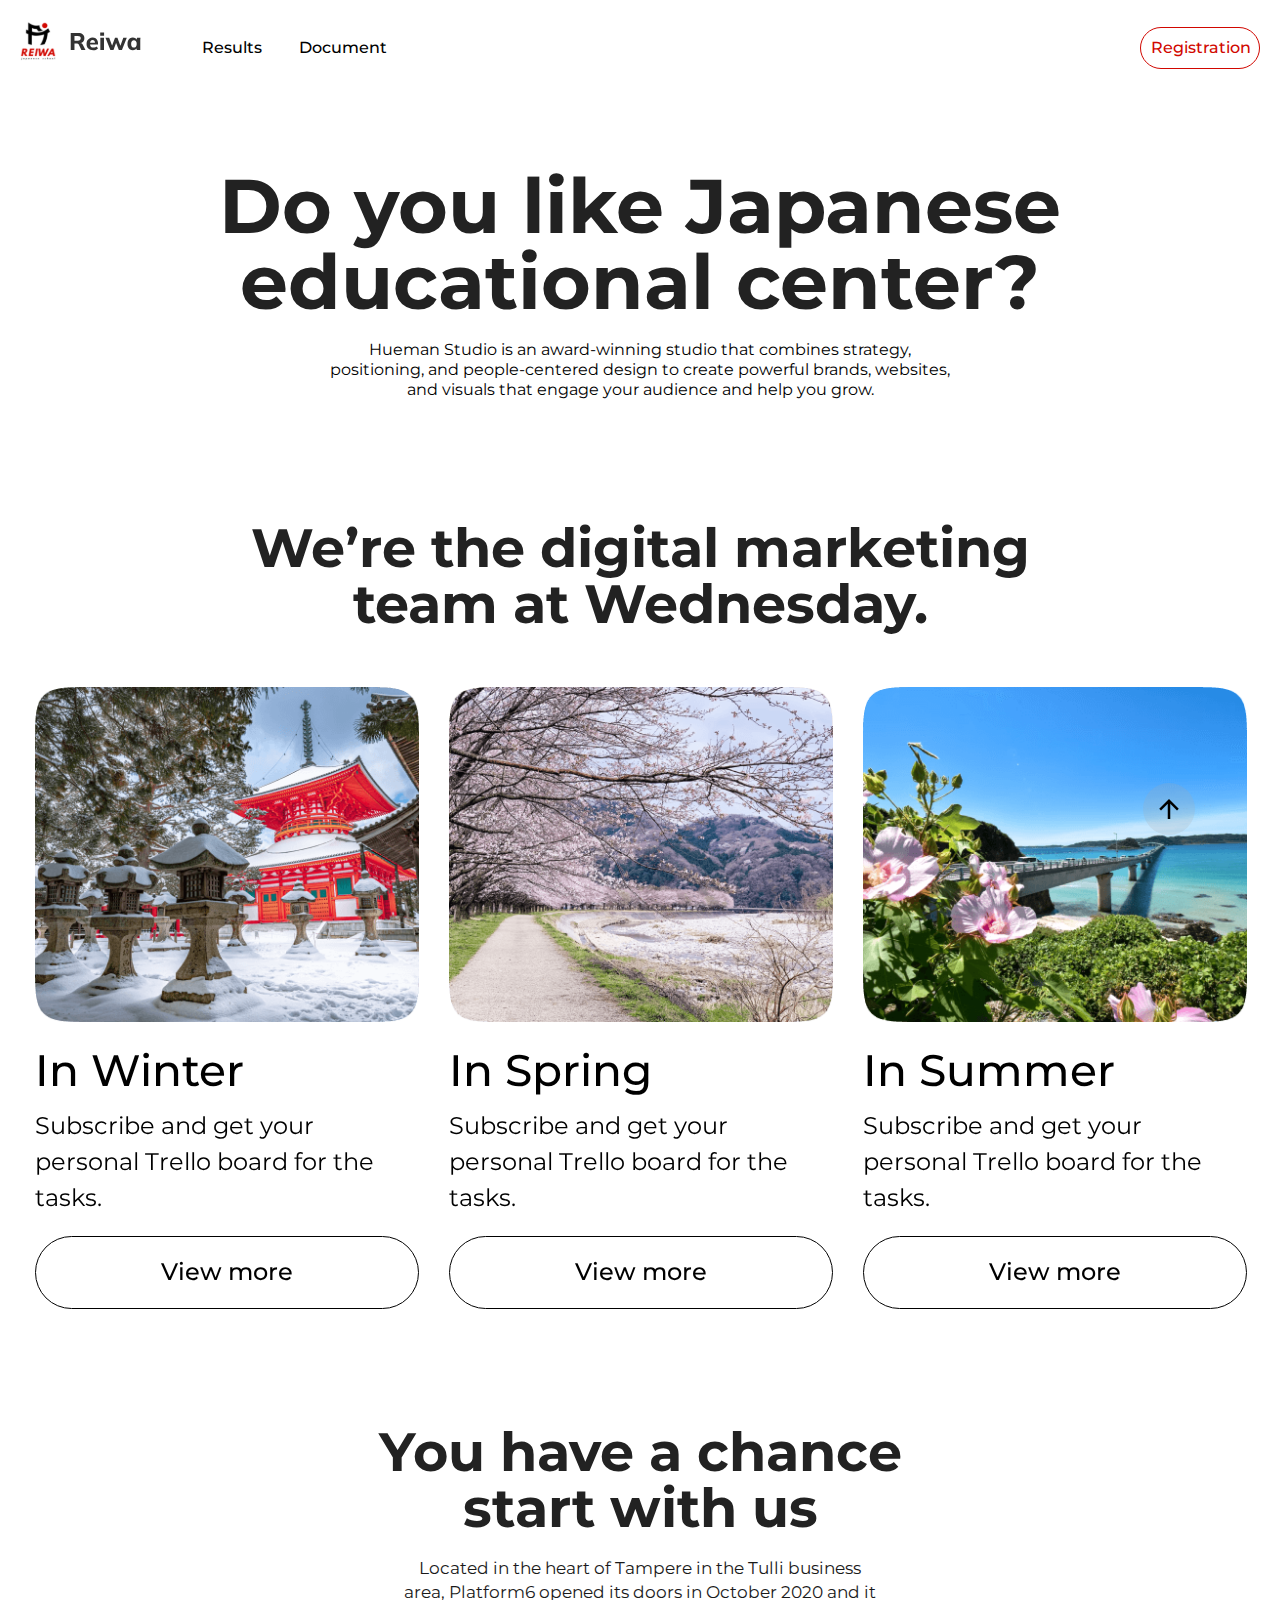
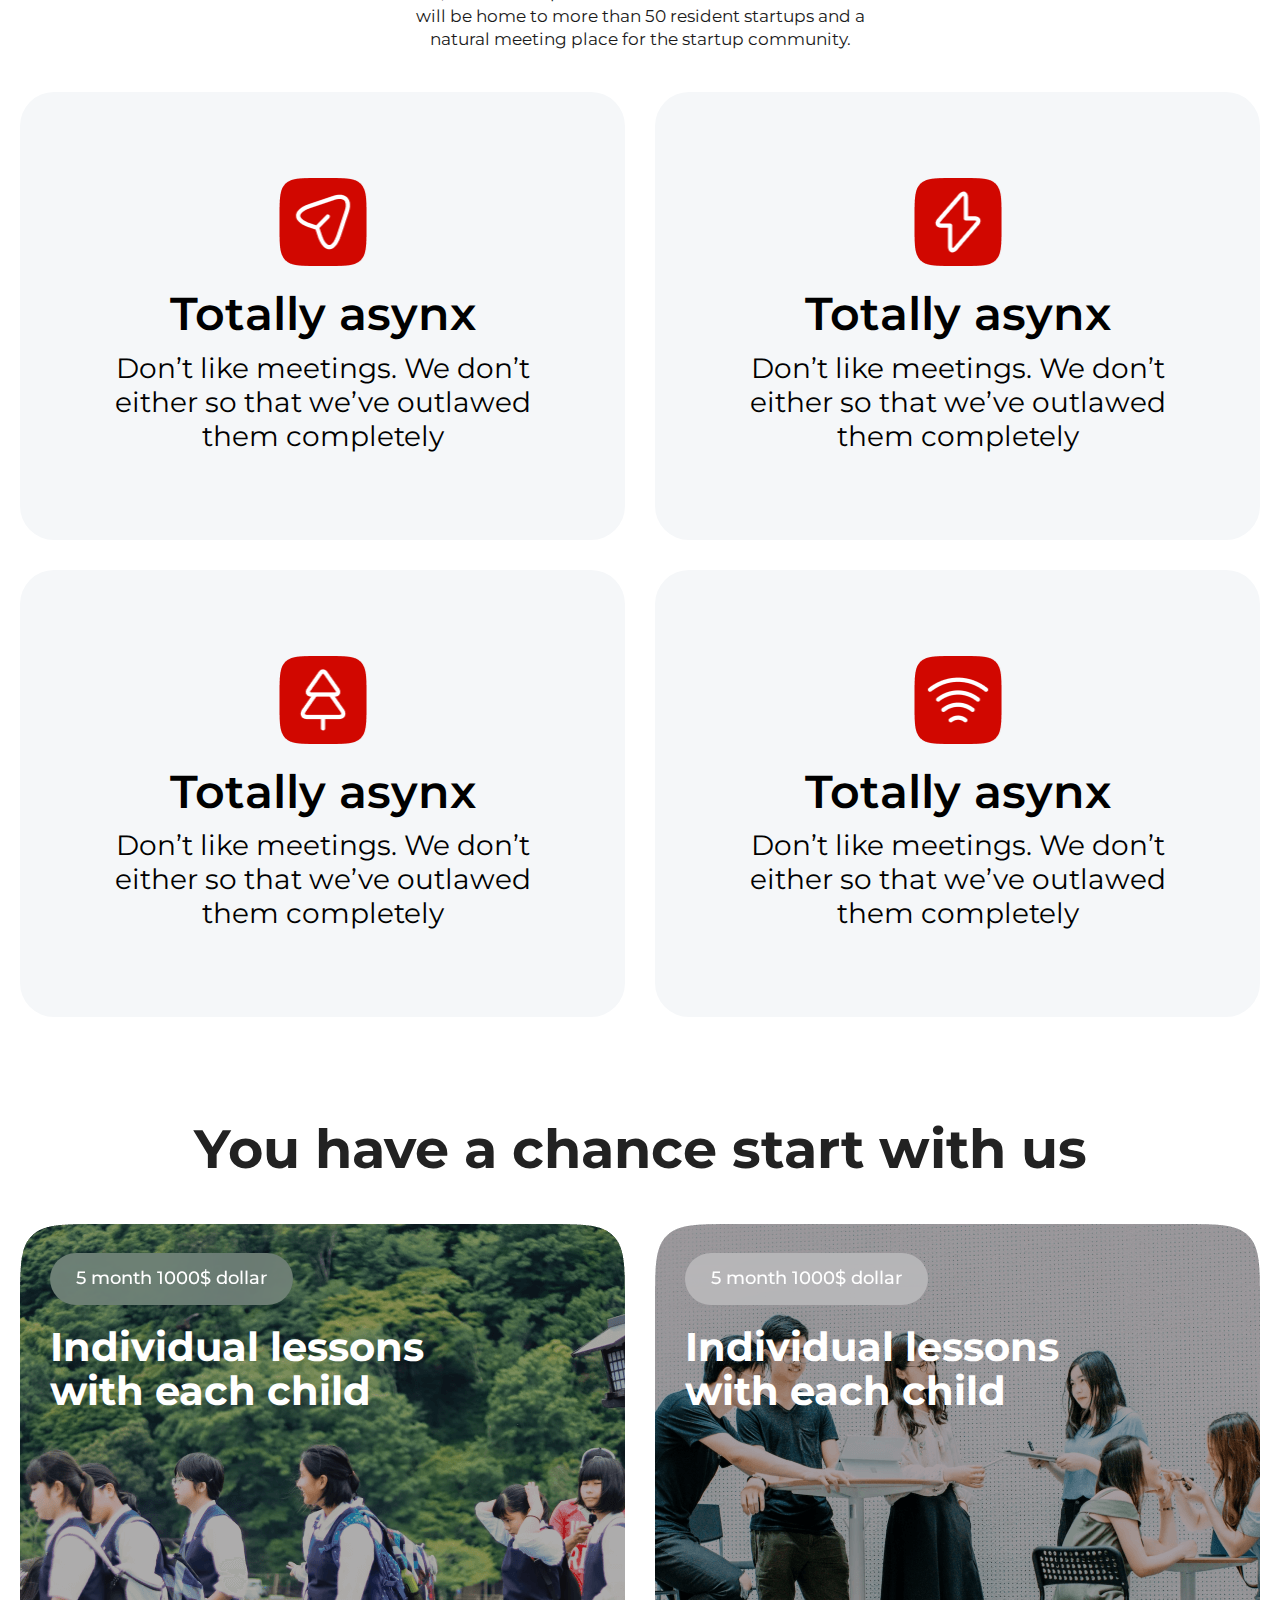
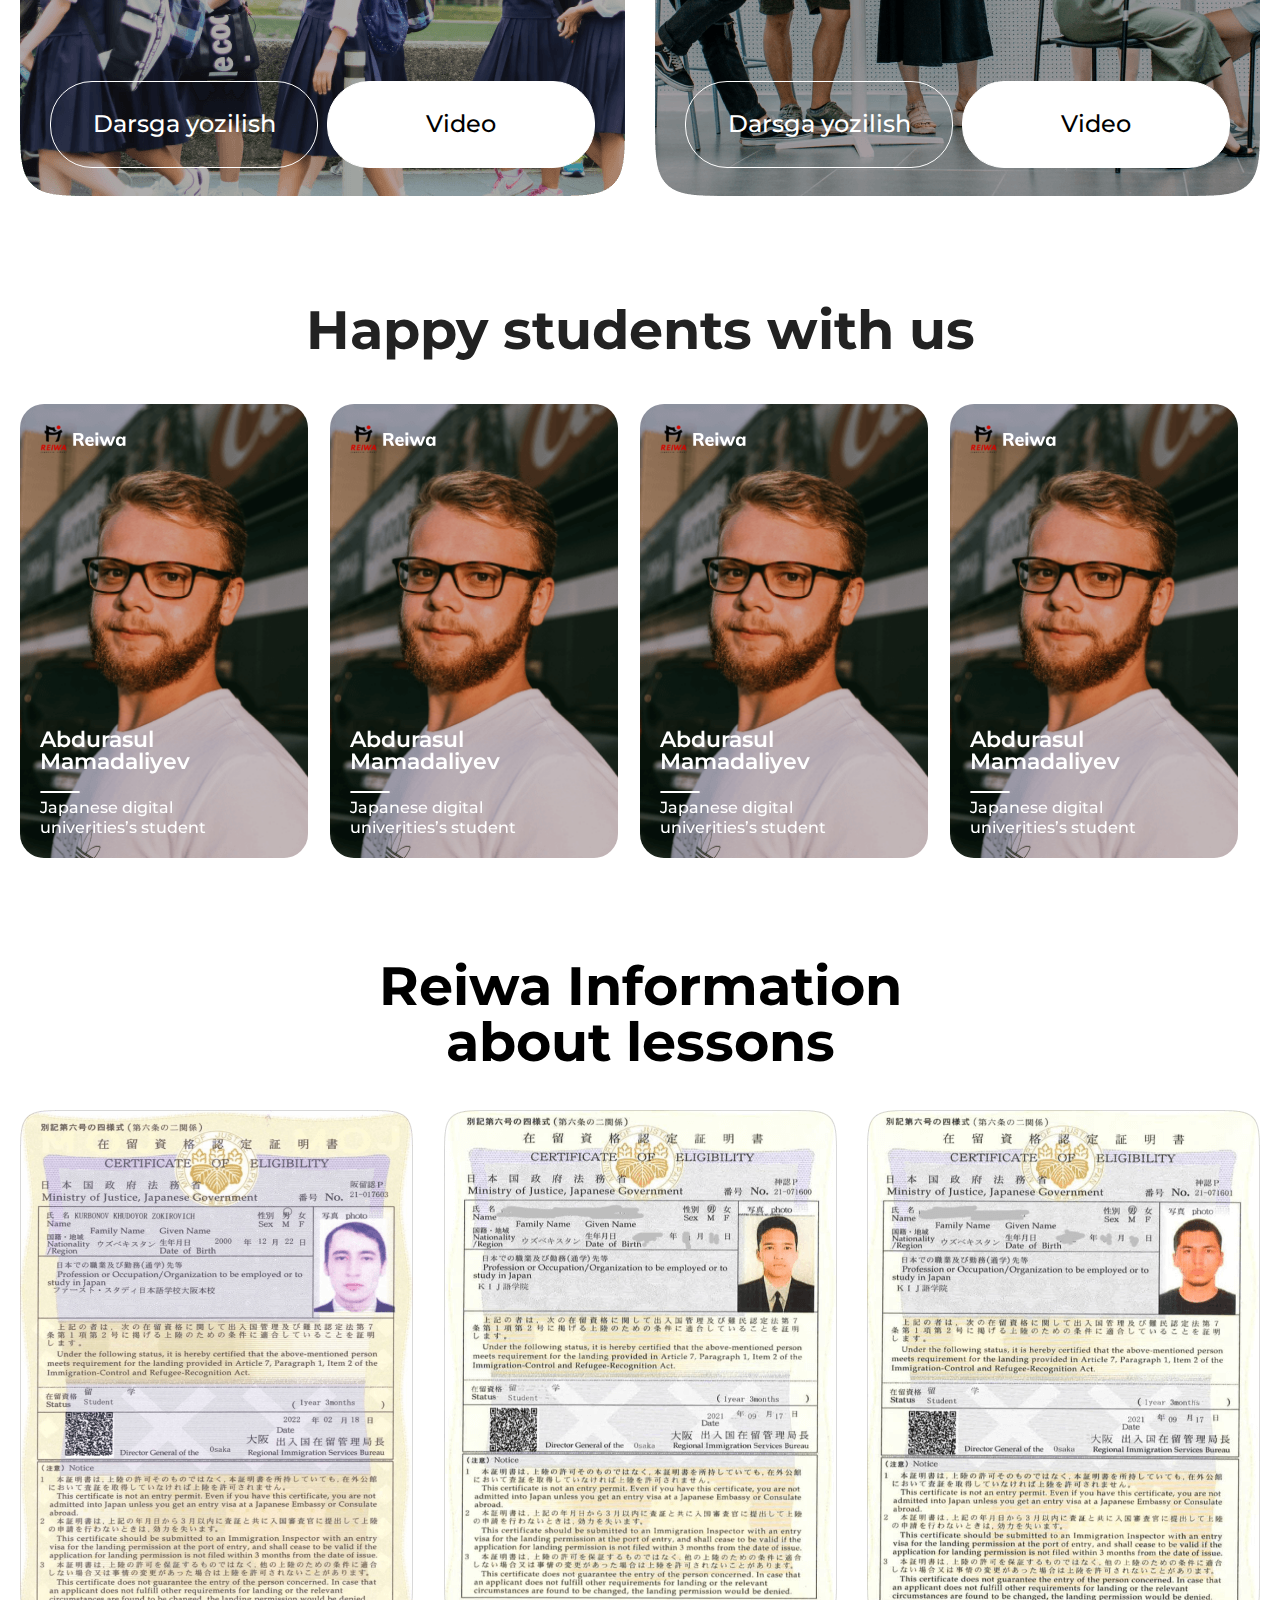
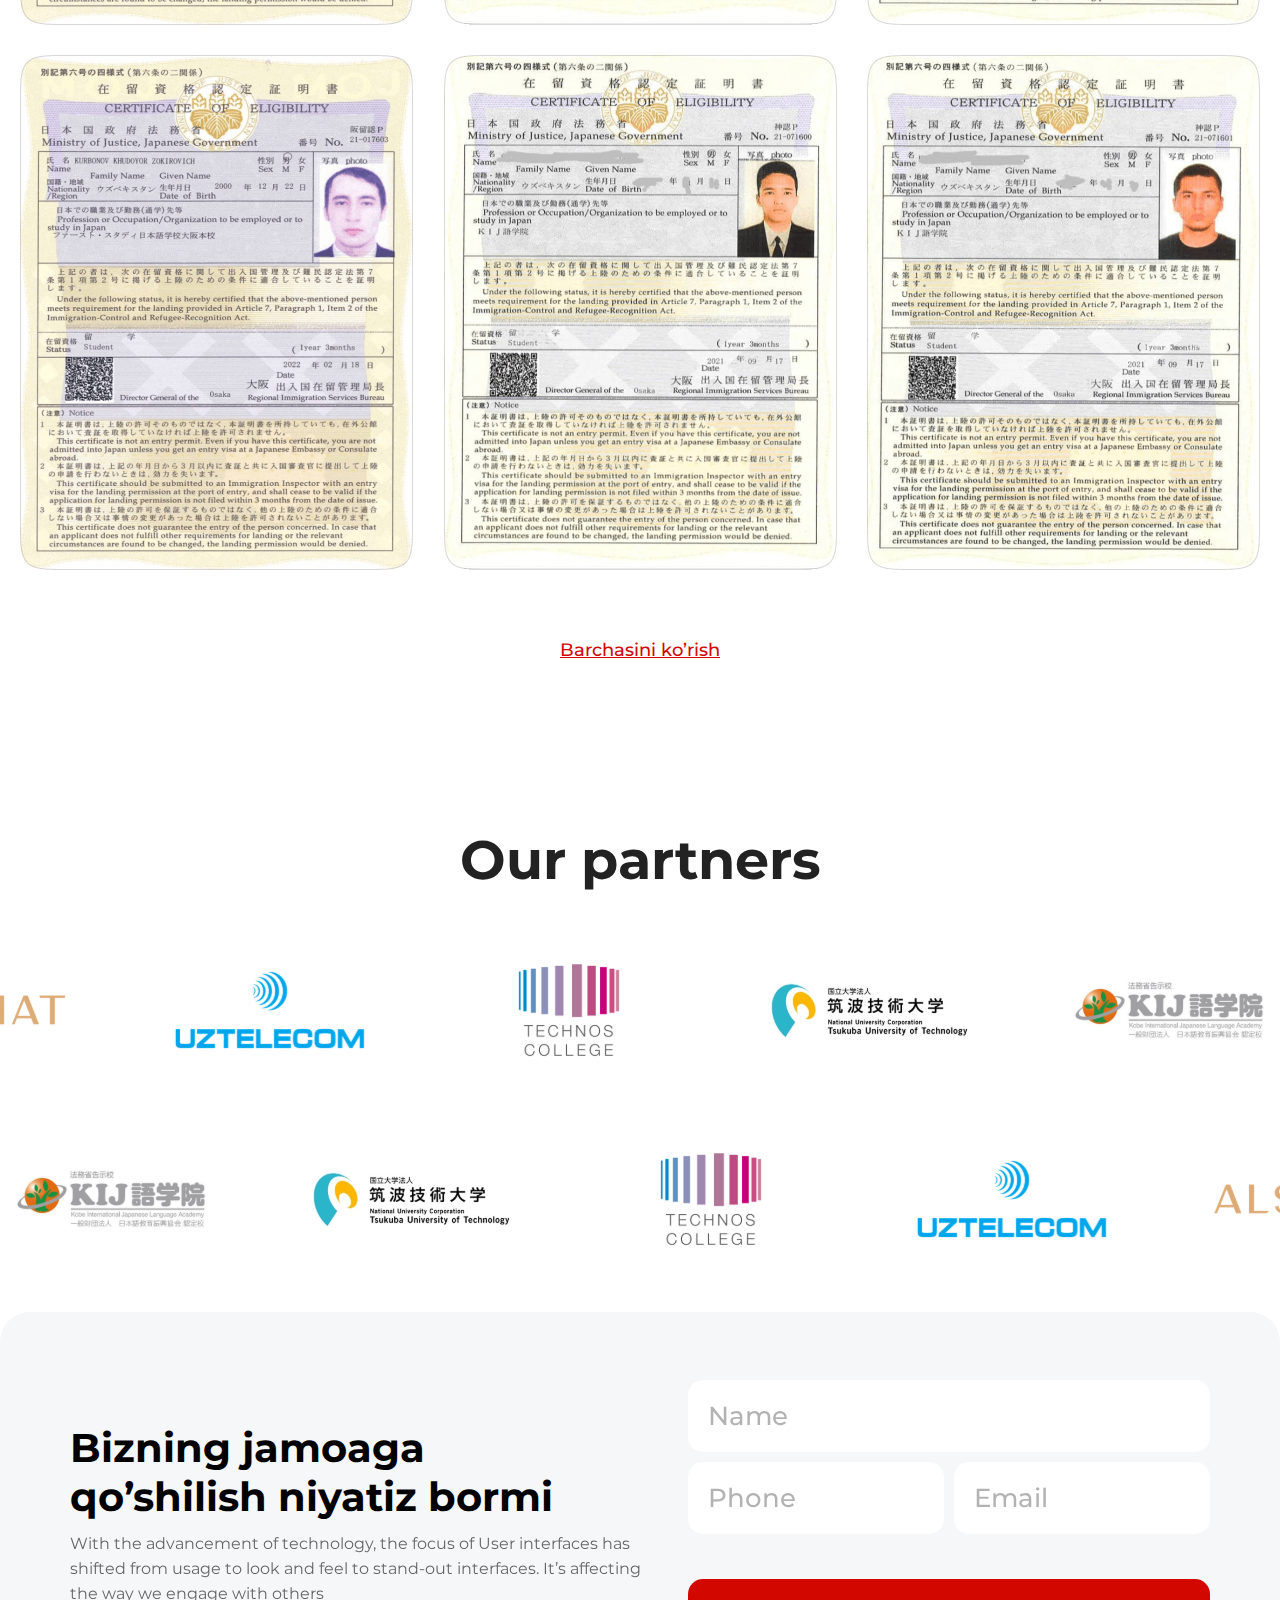
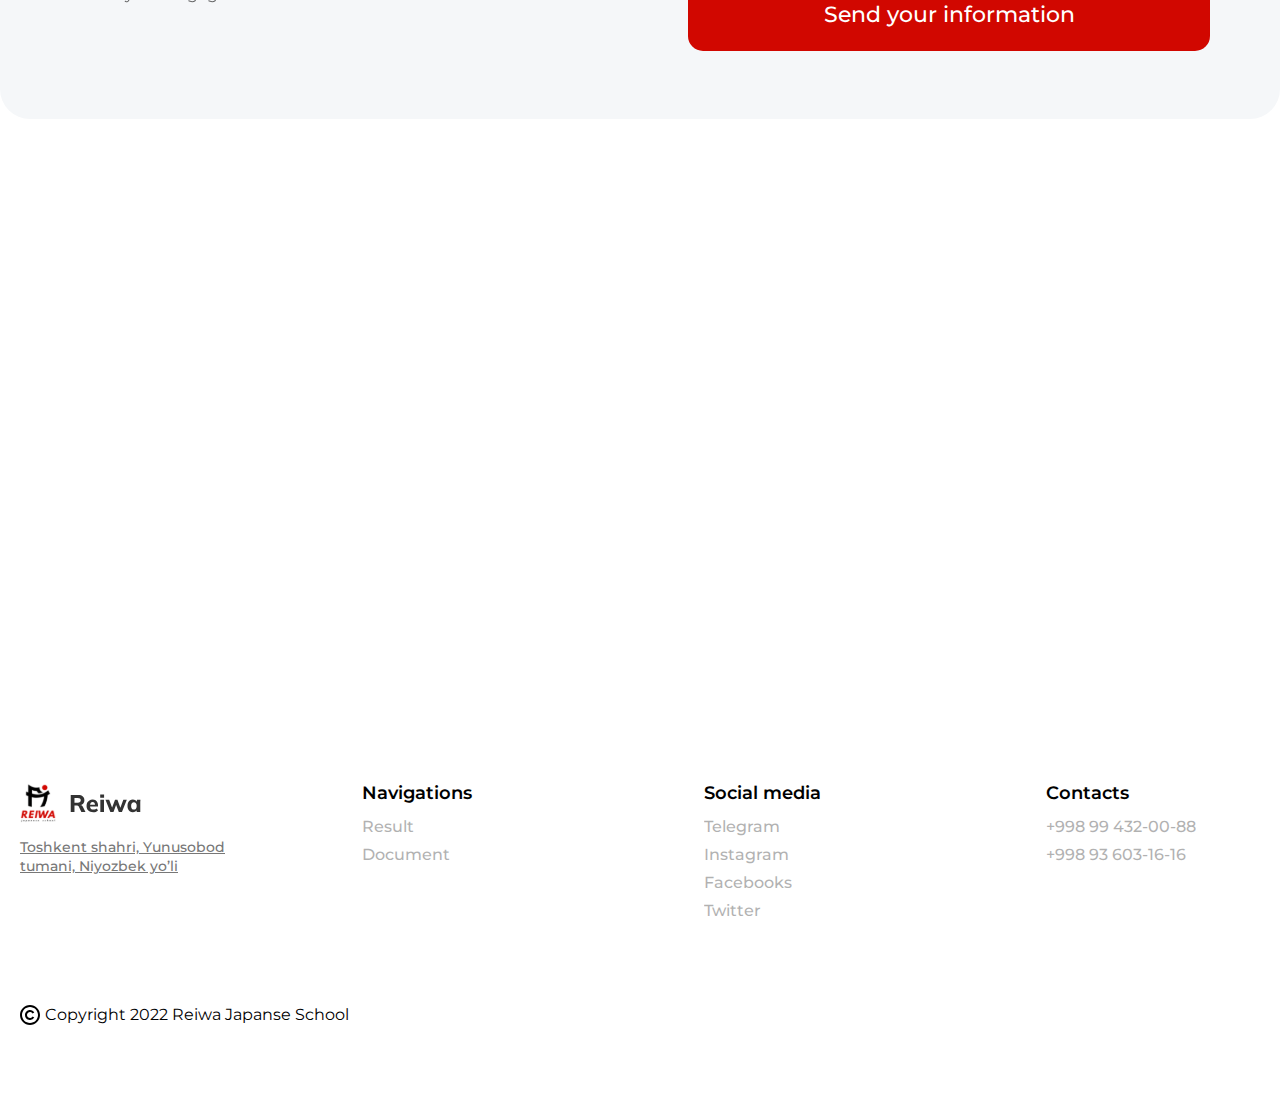
<file: index.html>
<!DOCTYPE html>
<html lang="en">

<head>
  <meta charset="UTF-8" />
  <meta http-equiv="X-UA-Compatible" content="IE=edge" />
  <meta name="viewport" content="width=device-width, initial-scale=1.0" />
  <link rel="stylesheet" href="./css/main.css">
  <link rel="shortcut icon" href="./images/logo.svg" type="image/x-icon">
  <!-- <link rel="stylesheet" href="slick-1.8.1/slick/slick-theme.scss">
  <link rel="stylesheet" href="slick-1.8.1/slick/slick.scss"> -->
  <link rel="stylesheet" href="./slick-1.8.1/slick/slick-theme.css">
  <link rel="stylesheet" href="./slick-1.8.1/slick/slick.css">
  <title>Reiwa</title>
</head>


<body>


  <header class="site-header">
    <div class="container">
      <div class="header__inner">
        <a class="logo" id="logoreiwa" href="./index.html"> <img class="logo__img" src="./images/reiwalogo.svg" alt=" site logo img"
            width="122" height="40"></a>
        <button class="burger__btn"> <img class="burger__btn__img" src="./images/menu.svg" alt=" burger btn img"
            width="26" height="26"></button>
        <nav class="navbar">
          <ul class="navbar__list">
            <li class="navbar__item">
              <a class="navbar__item__link" href="./result.html"> Results</a>
            </li>
            <li class="navbar__item">
              <a class="navbar__item__link" href="./document.html"> Document</a>
            </li>
          </ul>
        </nav>
        <a class="header__link registration " href="#"> Registration</a>
      </div>
    </div>
  </header>
  <main class="site-main">
    <a class="arrow" href="#logoreiwa"> <span class="arrow__span"> <img src="./images/arrow.png" alt="arrow up" width="20" height="20"></span></a>
    <section class="hero">
      <div class="container">
        <div class="hero__inner">
          <h1 class="hero__title"> Do you like Japanese educational center?</h1>
          <div class="hero__text__wrapper">
            <p class="hero__text hero__text--first"> Hueman Studio is an award-winning studio that combines strategy,
              positioning, and
              people-centered design to create powerful brands, websites, and visuals that engage your audience and help
              you grow.
            </p>
            <p class="hero__text hero__text--second"> Hueman Studio is an award-winning studio that combines strategy,
              positioning, and people-centered design
            </p>
          </div>
          <a class="hero__link registration " href="#"> Registration</a>
          <!-- <iframe class="hero__video" width="1240" height="555" src="https://www.youtube.com/embed/D48T0wNm96w"
            title="YouTube video player"
            allow="accelerometer; autoplay; clipboard-write; encrypted-media; gyroscope; picture-in-picture"
            allowfullscreen></iframe> -->
        </div>
      </div>
    </section>
    <section class="seaseons">
      <div class="container">
        <div class="seasons__inner">
          <div class="seasons__wrapper">
            <h2 class="seasons__title"> We’re the digital marketing team at Wednesday.</h2>
          </div>
          <ul class="seasons__list">
            <li class="seasons__item slick-slider">
              <img class="seasons__item__img" src="./images/winter.png" alt=" winter seasons of year" width="393"
                height="343">
              <h3 class="seasons__item__title"> In Winter</h3>
              <span class="seasons__text">Subscribe and get your personal Trello board for the tasks.</span>
              <a class="seasons__item__link" href="./document.html"> View more</a>
            </li>
            <li class="seasons__item">
              <img class="seasons__item__img" src="./images/spring.png" alt=" spring seasons of year" width="393"
                height="343">
              <h3 class="seasons__item__title"> In Spring</h3>
              <span class="seasons__text">Subscribe and get your personal Trello board for the tasks.</span>
              <a class="seasons__item__link" href="./document.html"> View more</a>
            </li>
            <li class="seasons__item">
              <img class="seasons__item__img" src="./images/summer.png" alt=" summer seasons of year" width="393"
                height="343">
              <h3 class="seasons__item__title"> In Summer</h3>
              <span class="seasons__text">Subscribe and get your personal Trello board for the tasks.</span>
              <a class="seasons__item__link" href="./document.html"> View more</a>
            </li>
            <li class="seasons__item">
              <img class="seasons__item__img" src="./images/spring.png" alt=" autum seasons of year" width="393"
                height="343">
              <h3 class="seasons__item__title"> In Autumn</h3>
              <span class="seasons__text">Subscribe and get your personal Trello board for the tasks.</span>
              <a class="seasons__item__link" href="./document.html"> View more</a>
            </li>
          </ul>
        </div>
      </div>
    </section>
    <section class="chance">
      <div class="container">
        <div class="chance__inner">
          <div class="chance__title__wrapper">
            <h3 class="chance__title"> You have a chance start with us</h3>
          </div>
          <div class="chance__text__wrapper">
            <p class="chance__text"> Located in the heart of Tampere in the Tulli business area, Platform6 opened its
              doors in October 2020 and it will be home to more than 50 resident startups and a natural meeting place
              for the startup community.</p>
          </div>
          <ul class="chance__list"> 
            <li class="chance__item">
              <h4 class="chance__item__title"> Totally asynx</h4>
              <span class="chance__item__text"> Don’t like meetings. We don’t either so that we’ve outlawed them completely </span>
            </li>
            <li class="chance__item">
              <h4 class="chance__item__title"> Totally asynx</h4>
              <span class="chance__item__text"> Don’t like meetings. We don’t either so that we’ve outlawed them completely </span>
            </li>
            <li class="chance__item">
              <h4 class="chance__item__title"> Totally asynx</h4>
              <span class="chance__item__text"> Don’t like meetings. We don’t either so that we’ve outlawed them completely </span>
            </li>
            <li class="chance__item">
              <h4 class="chance__item__title"> Totally asynx</h4>
              <span class="chance__item__text"> Don’t like meetings. We don’t either so that we’ve outlawed them completely </span>
            </li>
          </ul>
          <h3 class="chance__subtitle"> You have a chance start with us</h3>
          <ul class="chance__sublist">
            <li class="chance__subitem">
              <span class="chance__subitem__price"> 5 month 1000$ dollar</span>
              <div class="chance__subitem__title__wrapper"> <h4 class="chance__subitem__title"> Individual lessons with each child </h4></div>
              <div class="chance__subitem__links">
                  <a class="chance__subitem__link" href="#">  Darsga yozilish</a>
                  <a class="chance__subitem__link chance__subitem__link--active " href="https://youtu.be/D48T0wNm96w">  Video</a>
              </div>
            </li>
            <li class="chance__subitem">
              <span class="chance__subitem__price"> 5 month 1000$ dollar</span>
              <div class="chance__subitem__title__wrapper"> <h4 class="chance__subitem__title"> Individual lessons with each child </h4></div>
              <div class="chance__subitem__links">
                  <a class="chance__subitem__link" href="#">  Darsga yozilish</a>
                  <a class="chance__subitem__link chance__subitem__link--active " href="https://youtu.be/D48T0wNm96w">  Video</a>
              </div>
            </li>
            <!-- <li class="chance__subitem">
              <span class="chance__subitem__price"> 5 month 1000$ dollar</span>
              <div class="chance__subitem__title__wrapper"> <h4 class="chance__subitem__title"> Individual lessons with each child </h4></div>
              <div class="chance__subitem__links">
                  <a class="chance__subitem__link" href="#">  Darsga yozilish</a>
                  <a class="chance__subitem__link chance__subitem__link--active " href="https://youtu.be/D48T0wNm96w">  Video</a>
              </div>
            </li>
            <li class="chance__subitem">
              <span class="chance__subitem__price"> 5 month 1000$ dollar</span>
              <div class="chance__subitem__title__wrapper"> <h4 class="chance__subitem__title"> Individual lessons with each child </h4></div>
              <div class="chance__subitem__links">
                  <a class="chance__subitem__link" href="#">  Darsga yozilish</a>
                  <a class="chance__subitem__link chance__subitem__link--active " href="https://youtu.be/D48T0wNm96w">  Video</a>
              </div>
            </li>
            <li class="chance__subitem">
              <span class="chance__subitem__price"> 5 month 1000$ dollar</span>
              <div class="chance__subitem__title__wrapper"> <h4 class="chance__subitem__title"> Individual lessons with each child </h4></div>
              <div class="chance__subitem__links">
                  <a class="chance__subitem__link" href="#">  Darsga yozilish</a>
                  <a class="chance__subitem__link chance__subitem__link--active " href="https://youtu.be/D48T0wNm96w">  Video</a>
              </div>
            </li>
            <li class="chance__subitem">
              <span class="chance__subitem__price"> 5 month 1000$ dollar</span>
              <div class="chance__subitem__title__wrapper"> <h4 class="chance__subitem__title"> Individual lessons with each child </h4></div>
              <div class="chance__subitem__links">
                  <a class="chance__subitem__link" href="#">  Darsga yozilish</a>
                  <a class="chance__subitem__link chance__subitem__link--active " href="https://youtu.be/D48T0wNm96w">  Video</a>
              </div>
            </li> -->
            
          </ul>

        </div>
      </div>
    </section>
    <section class="happy">
      <div class="container">
        <div class="happy__inner">
          <h3 class="happy__title">
            Happy students with us
          </h3>
          <ul class="happy__list">
            <li class="happy__item">
              <img class="happy__img" src="./images/reiwalogowhite.svg" alt=" reiwa logo" width="92" height="30"> 
              <div class="happy__wrapper">
                <p class="happy__item__name">Abdurasul Mamadaliyev</p>
                <span class="happy__line"></span>
                <p class="happy__universe"> Japanese digital univerities’s student</p>
              </div>
            </li>
            <li class="happy__item">
              <img class="happy__img" src="./images/reiwalogowhite.svg" alt=" reiwa logo" width="92" height="30"> 
              <div class="happy__wrapper">
                <p class="happy__item__name">Abdurasul Mamadaliyev</p>
                <span class="happy__line"></span>
                <p class="happy__universe"> Japanese digital univerities’s student</p>
              </div>
            </li>
            <li class="happy__item">
              <img class="happy__img" src="./images/reiwalogowhite.svg" alt=" reiwa logo" width="92" height="30"> 
              <div class="happy__wrapper">
                <p class="happy__item__name">Abdurasul Mamadaliyev</p>
                <span class="happy__line"></span>
                <p class="happy__universe"> Japanese digital univerities’s student</p>
              </div>
            </li>
            <li class="happy__item">
              <img class="happy__img" src="./images/reiwalogowhite.svg" alt=" reiwa logo" width="92" height="30"> 
              <div class="happy__wrapper">
                <p class="happy__item__name">Abdurasul Mamadaliyev</p>
                <span class="happy__line"></span>
                <p class="happy__universe"> Japanese digital univerities’s student</p>
              </div>
            </li>
            <li class="happy__item">
              <img class="happy__img" src="./images/reiwalogowhite.svg" alt=" reiwa logo" width="92" height="30"> 
              <div class="happy__wrapper">
                <p class="happy__item__name">Abdurasul Mamadaliyev</p>
                <span class="happy__line"></span>
                <p class="happy__universe"> Japanese digital univerities’s student</p>
              </div>
            </li>
            <li class="happy__item">
              <img class="happy__img" src="./images/reiwalogowhite.svg" alt=" reiwa logo" width="92" height="30"> 
              <div class="happy__wrapper">
                <p class="happy__item__name">Abdurasul Mamadaliyev</p>
                <span class="happy__line"></span>
                <p class="happy__universe"> Japanese digital univerities’s student</p>
              </div>
            </li>
          </ul>

          
        </div>
      </div>
    </section>
    <section class="information">
      <div class="container">
          <div class="information__inner">
              <div class="information__title__wrapper">
                  <h2 class="information__title">
                      Reiwa Information about lessons
                  </h2>
              </div>
              <ul class="information__list">
                  <li class="information__item information__item--open">
                      <img class="information__item__img" src="./images/caertificate1.png" alt=" the certificate of students" width="393" height="515">
                  </li>
                  <li class="information__item information__item--open">
                      <img class="information__item__img" src="./images/caertificate2.png" alt=" the certificate of students" width="393" height="515">
                  </li>
                  <li class="information__item information__item--open">
                      <img class="information__item__img" src="./images/caertificate3.png" alt=" the certificate of students" width="393" height="515">
                  </li>
                  <li class="information__item information__item--open">
                      <img class="information__item__img" src="./images/caertificate1.png" alt=" the certificate of students" width="393" height="515">
                  </li>
                  <li class="information__item information__item--open">
                      <img class="information__item__img" src="./images/caertificate2.png" alt=" the certificate of students" width="393" height="515">
                  </li>
                  <li class="information__item information__item--open">
                      <img class="information__item__img" src="./images/caertificate3.png" alt=" the certificate of students" width="393" height="515">
                  </li>
              </ul>
              <a class="info__btn" href="./result.html"> Barchasini ko’rish</a>
          </div>
      </div>
  </section>
    <section class="partners">
      <div class="partners__inner">
        <h3 class="partners__title"> Our partners</h3>
        <ul class="partners__list partners__list--right" dir="rtl">
          <li class="partners__item">
            <img class="partners__img" src="./images/tcj.svg" alt="tcj company logo" width="206" height="122">
          </li>
          <li class="partners__item">
            <img class="partners__img" src="./images/kij.svg" alt="tcj company logo" width="206" height="122">
          </li>
          <li class="partners__item">
            <img class="partners__img" src="./images/jlogo.svg" alt="tcj company logo" width="206" height="122">
          </li>
          <li class="partners__item">
            <img class="partners__img" src="./images/technos.svg" alt="tcj company logo" width="206" height="122">
          </li>
          <li class="partners__item">
            <img class="partners__img" src="./images/uztelecom.svg" alt="tcj company logo" width="206" height="122">
          </li>
          <li class="partners__item">
            <img class="partners__img" src="./images/alsihat.svg" alt="tcj company logo" width="206" height="122">
          </li>
        </ul>
        <ul class="partners__list partners__list--left" dir="ltr">
          <li class="partners__item">
            <img class="partners__img" src="./images/eduon.svg" alt="tcj company logo" width="206" height="122">
          </li>
          <li class="partners__item">
            <img class="partners__img" src="./images/kij.svg" alt="tcj company logo" width="206" height="122">
          </li>
          <li class="partners__item">
            <img class="partners__img" src="./images/jlogo.svg" alt="tcj company logo" width="206" height="122">
          </li>
          <li class="partners__item">
            <img class="partners__img" src="./images/technos.svg" alt="tcj company logo" width="206" height="122">
          </li>
          <li class="partners__item">
            <img class="partners__img" src="./images/uztelecom.svg" alt="tcj company logo" width="206" height="122">
          </li>
          <li class="partners__item">
            <img class="partners__img" src="./images/alsihat.svg" alt="tcj company logo" width="206" height="122">
          </li>
        </ul>
      </div>
    </section>

    <section class="info">
      <!-- <div class="container"> -->
      <div class="info__inner">
          <div class="form__content">
              <div class="info__content">
                  <div class="info__content__wrapper">
                      <h4 class="info__content__title">
                          Bizning jamoaga qo’shilish niyatiz bormi
                      </h4>
                  </div>
                  <p class="info__content__text"> With the advancement of technology, the focus of User interfaces
                      has
                      shifted from usage to look and feel to stand-out interfaces. It’s affecting the way we
                      engage
                      with others</p>
              </div>
              <form class="info__form" action="">
                  <input class="info__form__name" type="text" name="user__name" id="" placeholder="Name"
                      autocomplete="off">
                  <input class="info__form__phone" type="tel" name="user__phone" placeholder="Phone"
                      autocomplete="off">
                  <input class="info__form__email" type="email" name="user__email" placeholder="Email"
                      autocomplete="off">
                  <button class="form__btn" type="submit"> Send your information</button>
              </form>
          </div>
          <div class="info__map">
              <div class="map">
                  <iframe class="frame__map" src="https://yandex.uz/map-widget/v1/-/CCU6NLfm-C" width="1380"
                      height="530" allowfullscreen="true"></iframe>
              </div>
          </div>

      </div>
      
  </section>
  </main>
  <footer class="site-footer">
    <div class="container">
        <div class="footer__inner">
            <ul class="footer__list">
                <li class="footer__item footer__item--logo">
                    <a class="logo" href="./index.html"><img class="logo__img" src="./images/reiwalogo.svg"
                            alt=" website logo" width="122" height="40"></a>
                    <a class="footer__location" href="https://goo.gl/maps/kjeuJ1JVopfXMxGu6"> Toshkent shahri,
                        Yunusobod tumani, Niyozbek yo’li </a>
                </li>
                <li class="footer__item footer__item--navigation">
                    <strong class="footer__item__title"> Navigations</strong>
                    <ul class="footer__sublist">
                        <li class="footer__subitem">
                            <a class="footer__link" href="./result.html" target="_blank"> Result</a>
                            <a class="footer__link" href="./document.html" target="_blank"> Document</a>
                        </li>
                    </ul>
                </li>
                <li class="footer__item footer__item--social">
                    <strong class="footer__item__title"> Social media</strong>
                    <ul class="footer__sublist">
                        <li class="footer__subitem">
                            <a class="footer__link footer__link--tg" href="https://telegram.org/"  target="_blank"> Telegram</a>
                            <a class="footer__link footer__link--ins" href="https://www.instagram.com/" target="_blank"> Instagram</a>
                            <a class="footer__link footer__link--face" href="https://www.facebook.com/" target="_blank"> Facebooks</a>
                            <a class="footer__link footer__link--twit" href="https://twitter.com/" target="_blank"> Twitter</a>
                        </li>
                    </ul>
                </li>
                <li class="footer__item footer__item--contacts">
                    <strong class="footer__item__title"> Contacts</strong>
                    <ul class="footer__sublist">
                        <li class="footer__subitem">
                            <a class="footer__link" href="tel:+998994320088
                            ">+998 99 432-00-88
                            </a>
                            <a class="footer__link" href="tel:+998936031616"> +998 93 603-16-16
                            </a>

                        </li>
                    </ul>
                </li>
            </ul>
            <span class="copyright"> <img class="copyright__img" src="./images/c.svg" alt="copright icon" width="20"
                    height="20"> <span class="copright__text"> Copyright 2022 Reiwa Japanse School</span></span>
        </div>
    </div>
</footer>

  <script src="https://ajax.googleapis.com/ajax/libs/jquery/3.6.0/jquery.min.js"></script>
  <script src="./slick-1.8.1/slick/slick.js"></script>
  <script src="./js/carousel.js"></script>
  <script src="./js/main.js"></script>
</body>


</html>
</file>
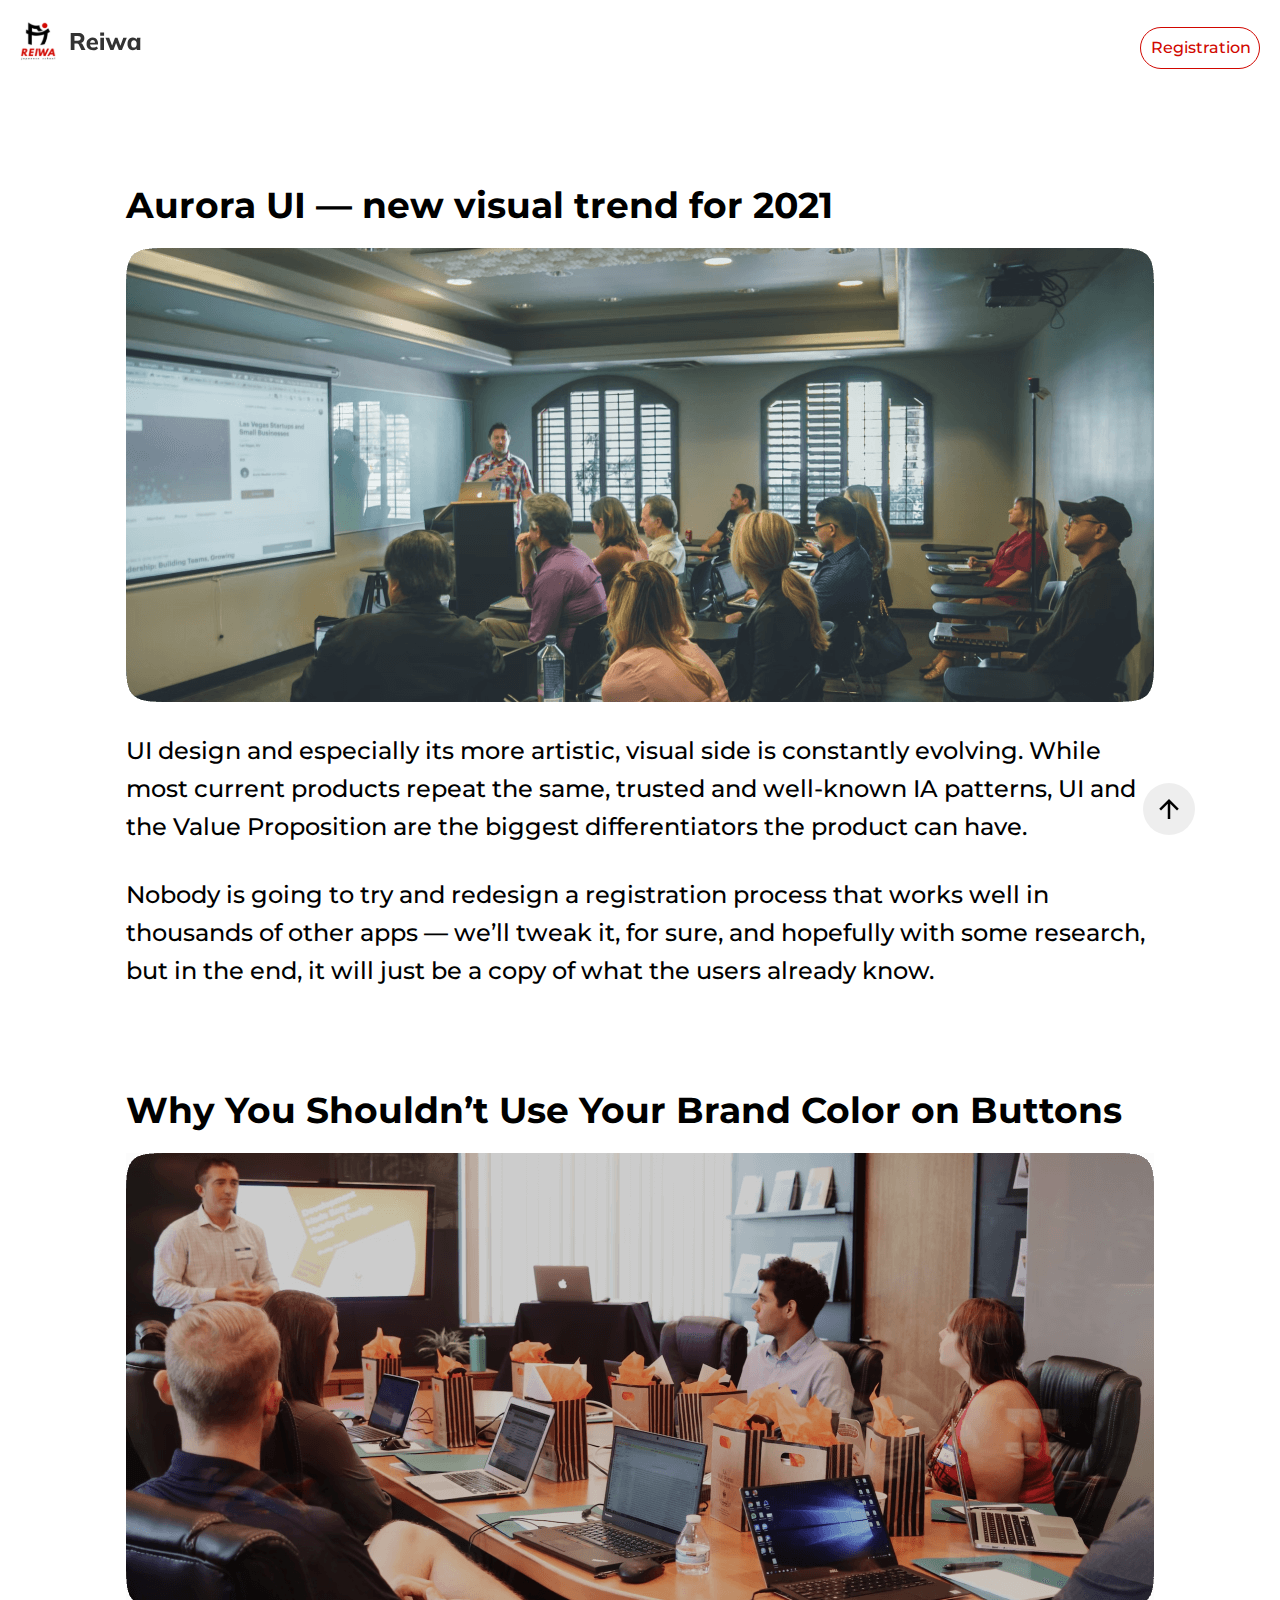
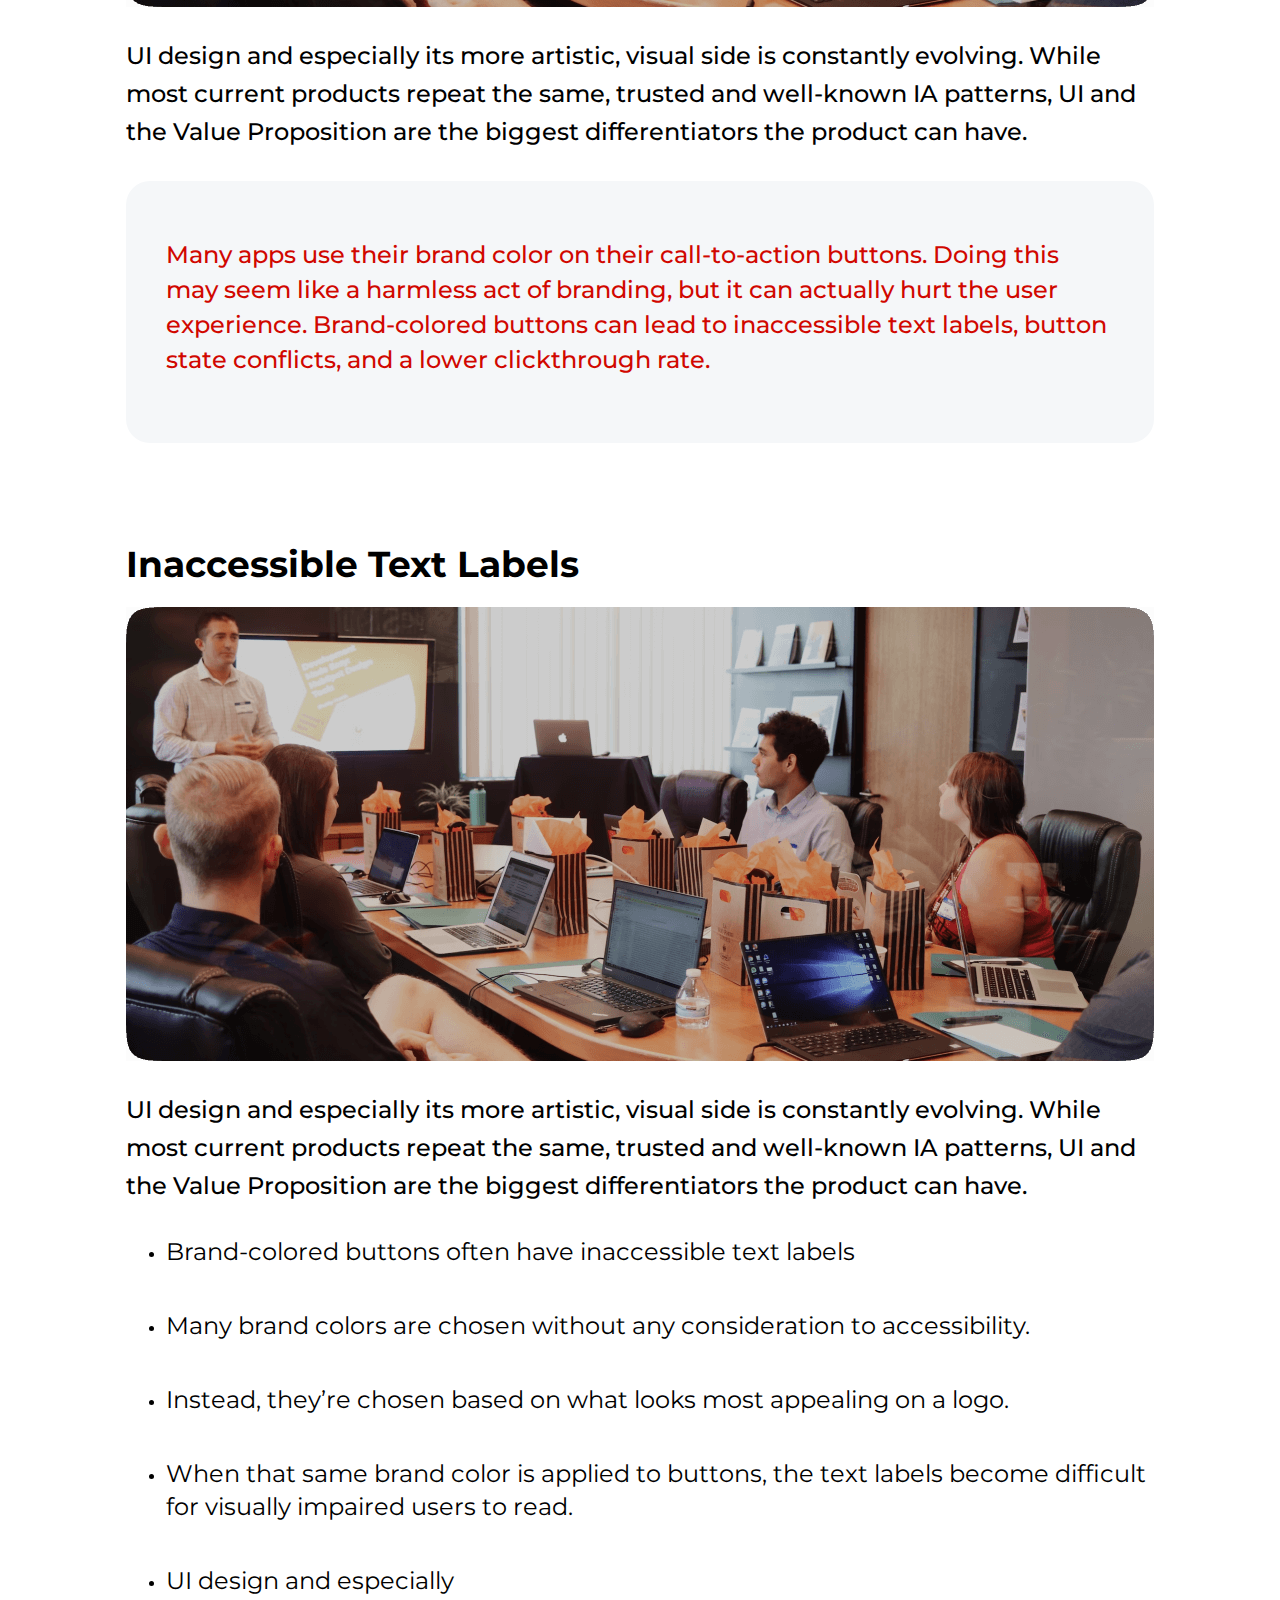
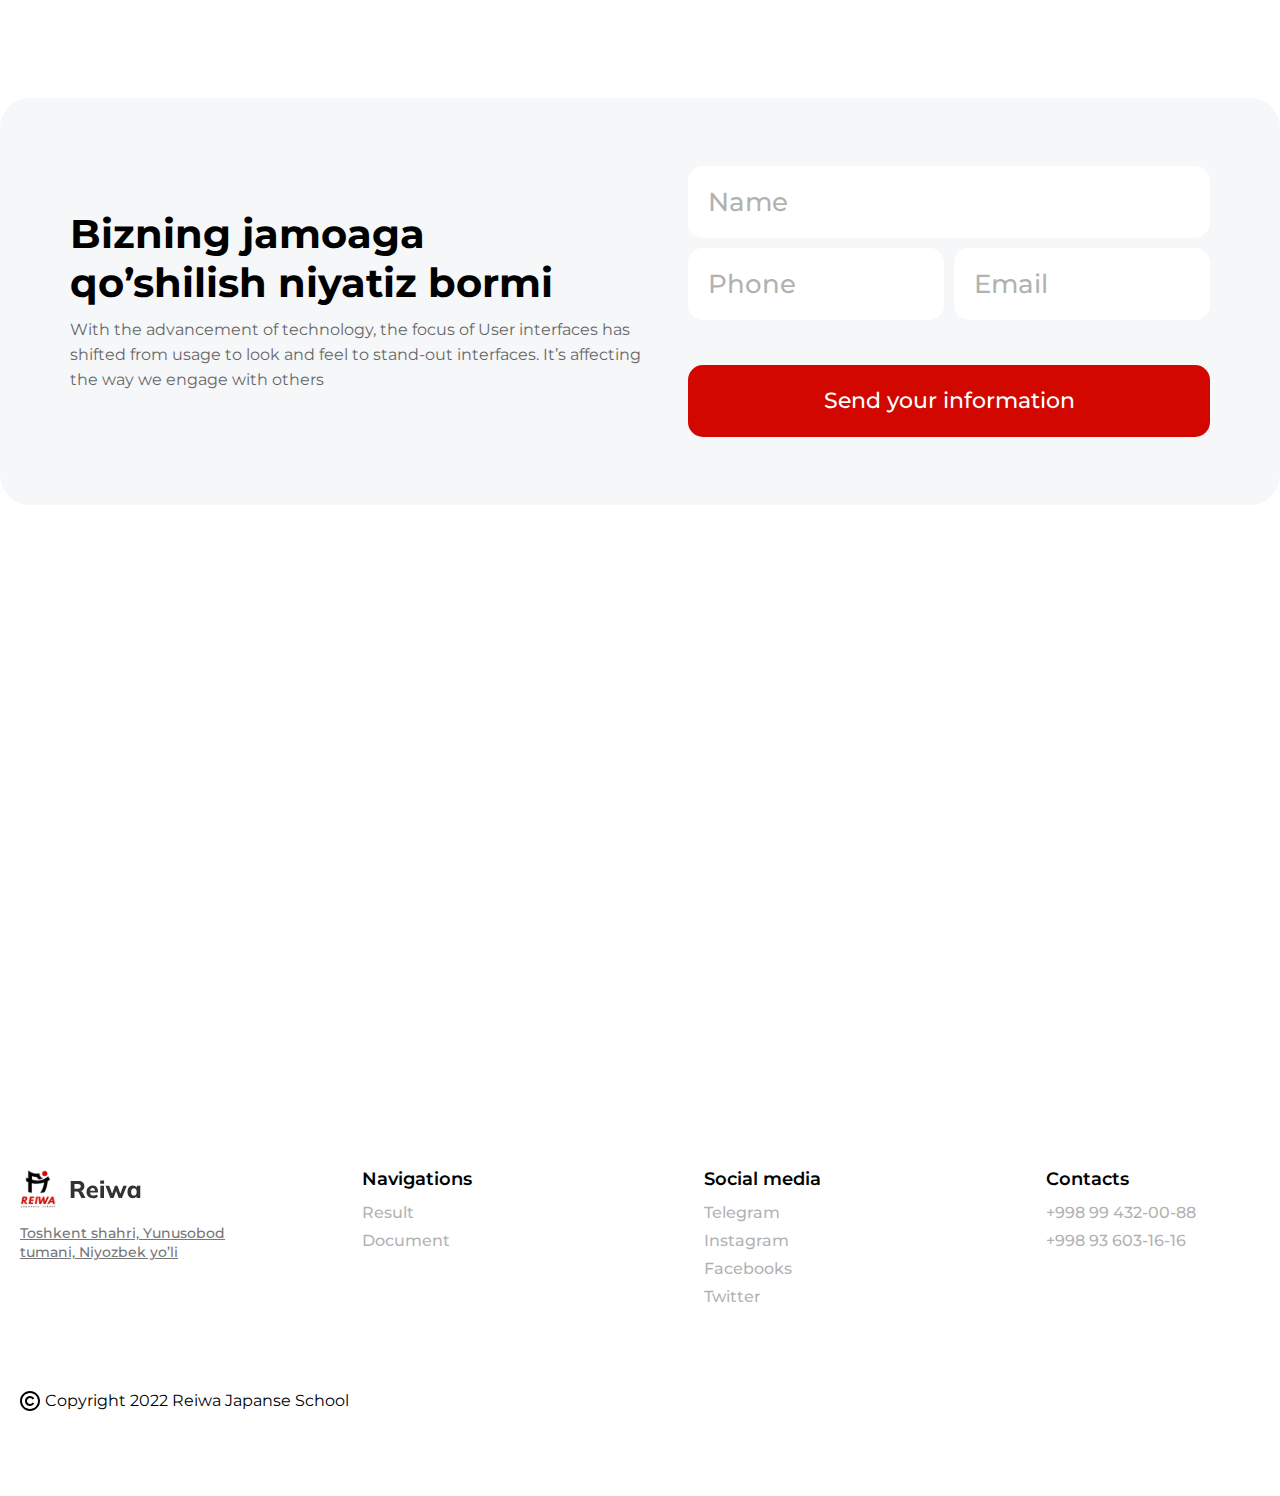
<file: document.html>
<!DOCTYPE html>
<html lang="en">

<head>
    <meta charset="UTF-8" />
    <meta http-equiv="X-UA-Compatible" content="IE=edge" />
    <meta name="viewport" content="width=device-width, initial-scale=1.0" />
    <link rel="stylesheet" href="./css/main.css">
    <link rel="shortcut icon" href="./images/logo.svg " type="image/x-icon">
    <title>Resume</title>
</head>


<body>


    <header class="site-header">
        <div class="container">
            <div class="header__inner">
                <a class="logo" id="logoreiwa" href="./index.html"> <img class="logo__img" src="./images/reiwalogo.svg" alt=" site logo img"
                    width="122" height="40"></a>
                <button class="burger__btn"> <img class="burger__btn__img" src="./images/menu.svg" alt=" burger btn img"
                        width="26" height="26"></button>

                <a class="header__link registration " href="#"> Registration</a>
            </div>
        </div>
    </header>
    <main class="site-main " id="site-main">
        <a class="arrow" href="#site-main"> <span class="arrow__span"> <img src="./images/arrow.png" alt="arrow up" width="20" height="20"></span></a>
        <section class="about">
            <div class="container">
                <div class="about__inner">
                    <ul class="about__list">
                        <li class="about__item">
                            <h3 class="about__title"> Aurora UI — new visual trend for 2021</h3>
                            <img class="about__img about__img--first" src="./images/about1.png"
                                alt="conference with designers" width="1028" height="454">
                            <p class="about__text"> UI design and especially its more artistic, visual side is
                                constantly evolving. While most current products repeat the same, trusted and well-known
                                IA patterns, UI and the Value Proposition are the biggest differentiators the product
                                can have.</p>
                            <p class="about__text"> Nobody is going to try and redesign a registration process that
                                works well in thousands of other apps — we’ll tweak it, for sure, and hopefully with
                                some research, but in the end, it will just be a copy of what the users already know.
                            </p>
                        </li>

                        <li class="about__item about__item--second">
                            <h3 class="about__title"> Why You Shouldn’t Use Your Brand Color on Buttons</h3>
                            <img class="about__img about__img--second" src="./images/about2.png"
                                alt="conference with designers" width="1028" height="454">
                            <p class="about__text">UI design and especially its more artistic, visual side is constantly
                                evolving. While most current products repeat the same, trusted and well-known IA
                                patterns, UI and the Value Proposition are the biggest differentiators the product can
                                have.</p>
                            <p class="about__text about__text--selected"> Many apps use their brand color on their
                                call-to-action buttons.
                                Doing this may seem like a harmless act of branding, but it can actually hurt the user
                                experience. Brand-colored buttons can lead to inaccessible text labels, button state
                                conflicts, and a lower clickthrough rate.
                            </p>
                        </li>

                        <li class="about__item">
                            <h3 class="about__title"> Inaccessible Text Labels
                            </h3>
                            <img class="about__img about__img--second " src="./images/about2.png"
                                alt="conference with designers" width="1028" height="454">
                            <p class="about__text">UI design and especially its more artistic, visual side is constantly
                                evolving. While most current products repeat the same, trusted and well-known IA
                                patterns, UI and the Value Proposition are the biggest differentiators the product can
                                have.</p>
                            <ul class="about__sublist">
                                <li class="about__subitem">
                                    <p class="about__subtext"> Brand-colored buttons often have inaccessible text labels
                                    </p>
                                </li>
                                <li class="about__subitem">
                                    <p class="about__subtext"> Many brand colors are chosen without any consideration to
                                        accessibility.</p>
                                </li>
                                <li class="about__subitem">
                                    <p class="about__subtext"> Instead, they’re chosen based on what looks most
                                        appealing on a logo.</p>
                                </li>
                                <li class="about__subitem">
                                    <p class="about__subtext"> When that same brand color is applied to buttons, the
                                        text labels become difficult for visually impaired users to read.</p>
                                </li>
                                <li class="about__subitem">
                                    <p class="about__subtext"> UI design and especially</p>
                                </li>
                            </ul>
                        </li>
                    </ul>
                </div>
            </div>
        </section>
        <section class="info">
            <!-- <div class="container"> -->
            <div class="info__inner">
                <div class="form__content">
                    <div class="info__content">
                        <div class="info__content__wrapper">
                            <h4 class="info__content__title">
                                Bizning jamoaga qo’shilish niyatiz bormi
                            </h4>
                        </div>
                        <p class="info__content__text"> With the advancement of technology, the focus of User interfaces
                            has
                            shifted from usage to look and feel to stand-out interfaces. It’s affecting the way we
                            engage
                            with others</p>
                    </div>
                    <form class="info__form" action="">
                        <input class="info__form__name" type="text" name="user__name" id="" placeholder="Name"
                            autocomplete="off">
                        <input class="info__form__phone" type="tel" name="user__phone" placeholder="Phone"
                            autocomplete="off">
                        <input class="info__form__email" type="email" name="user__email" placeholder="Email"
                            autocomplete="off">
                        <button class="form__btn" type="submit"> Send your information</button>
                    </form>
                </div>
                <div class="info__map">
                    <div class="map">
                        <iframe class="frame__map" src="https://yandex.uz/map-widget/v1/-/CCU6NLfm-C" width="1380"
                            height="530" allowfullscreen="true"></iframe>
                    </div>
                </div>

            </div>
            <!-- </div> -->
        </section>

    </main>
    <footer class="site-footer">
        <div class="container">
            <div class="footer__inner">
                <ul class="footer__list">
                    <li class="footer__item footer__item--logo">
                        <a class="logo" href="./index.html"><img class="logo__img" src="./images/reiwalogo.svg"
                                alt=" website logo" width="122" height="40"></a>
                        <a class="footer__location" href="https://goo.gl/maps/kjeuJ1JVopfXMxGu6"> Toshkent shahri,
                            Yunusobod tumani, Niyozbek yo’li </a>
                    </li>
                    <li class="footer__item footer__item--navigation">
                        <strong class="footer__item__title"> Navigations</strong>
                        <ul class="footer__sublist">
                            <li class="footer__subitem">
                                <a class="footer__link" href="./result.html" target="_blank"> Result</a>
                                <a class="footer__link" href="./document.html" target="_blank"> Document</a>
                            </li>
                        </ul>
                    </li>
                    <li class="footer__item footer__item--social">
                        <strong class="footer__item__title"> Social media</strong>
                        <ul class="footer__sublist">
                            <li class="footer__subitem">
                                <a class="footer__link footer__link--tg" href="https://telegram.org/"  target="_blank"> Telegram</a>
                                <a class="footer__link footer__link--ins" href="https://www.instagram.com/" target="_blank"> Instagram</a>
                                <a class="footer__link footer__link--face" href="https://www.facebook.com/" target="_blank"> Facebooks</a>
                                <a class="footer__link footer__link--twit" href="https://twitter.com/" target="_blank"> Twitter</a>
                            </li>
                        </ul>
                    </li>
                    <li class="footer__item footer__item--contacts">
                        <strong class="footer__item__title"> Contacts</strong>
                        <ul class="footer__sublist">
                            <li class="footer__subitem">
                                <a class="footer__link" href="tel:+998994320088
                                ">+998 99 432-00-88
                                </a>
                                <a class="footer__link" href="tel:+998936031616"> +998 93 603-16-16
                                </a>

                            </li>
                        </ul>
                    </li>
                </ul>
                <span class="copyright"> <img class="copyright__img" src="./images/c.svg" alt="copright icon" width="20"
                        height="20"> <span class="copright__text"> Copyright 2022 Reiwa Japanse School</span></span>
            </div>
        </div>
    </footer>

    <script src="./js/main.js"></script>
</body>


</html>
</file>
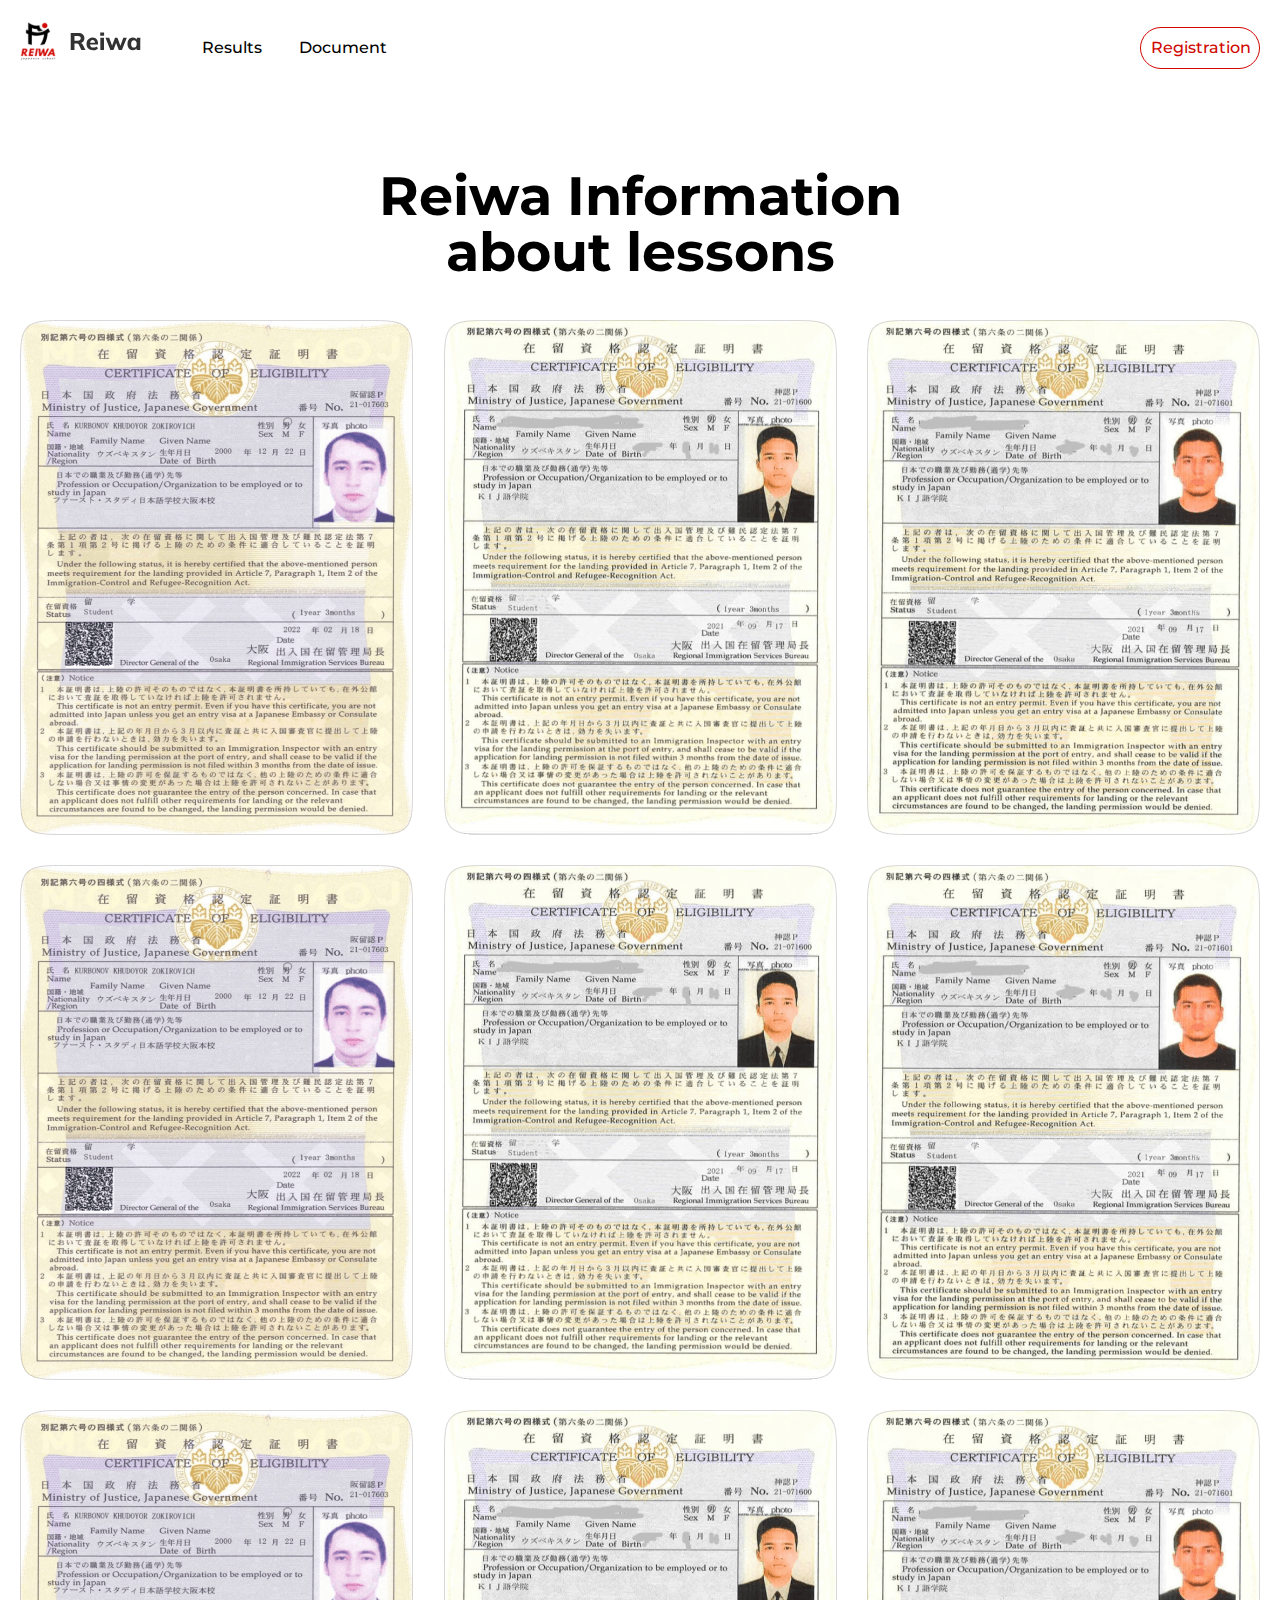
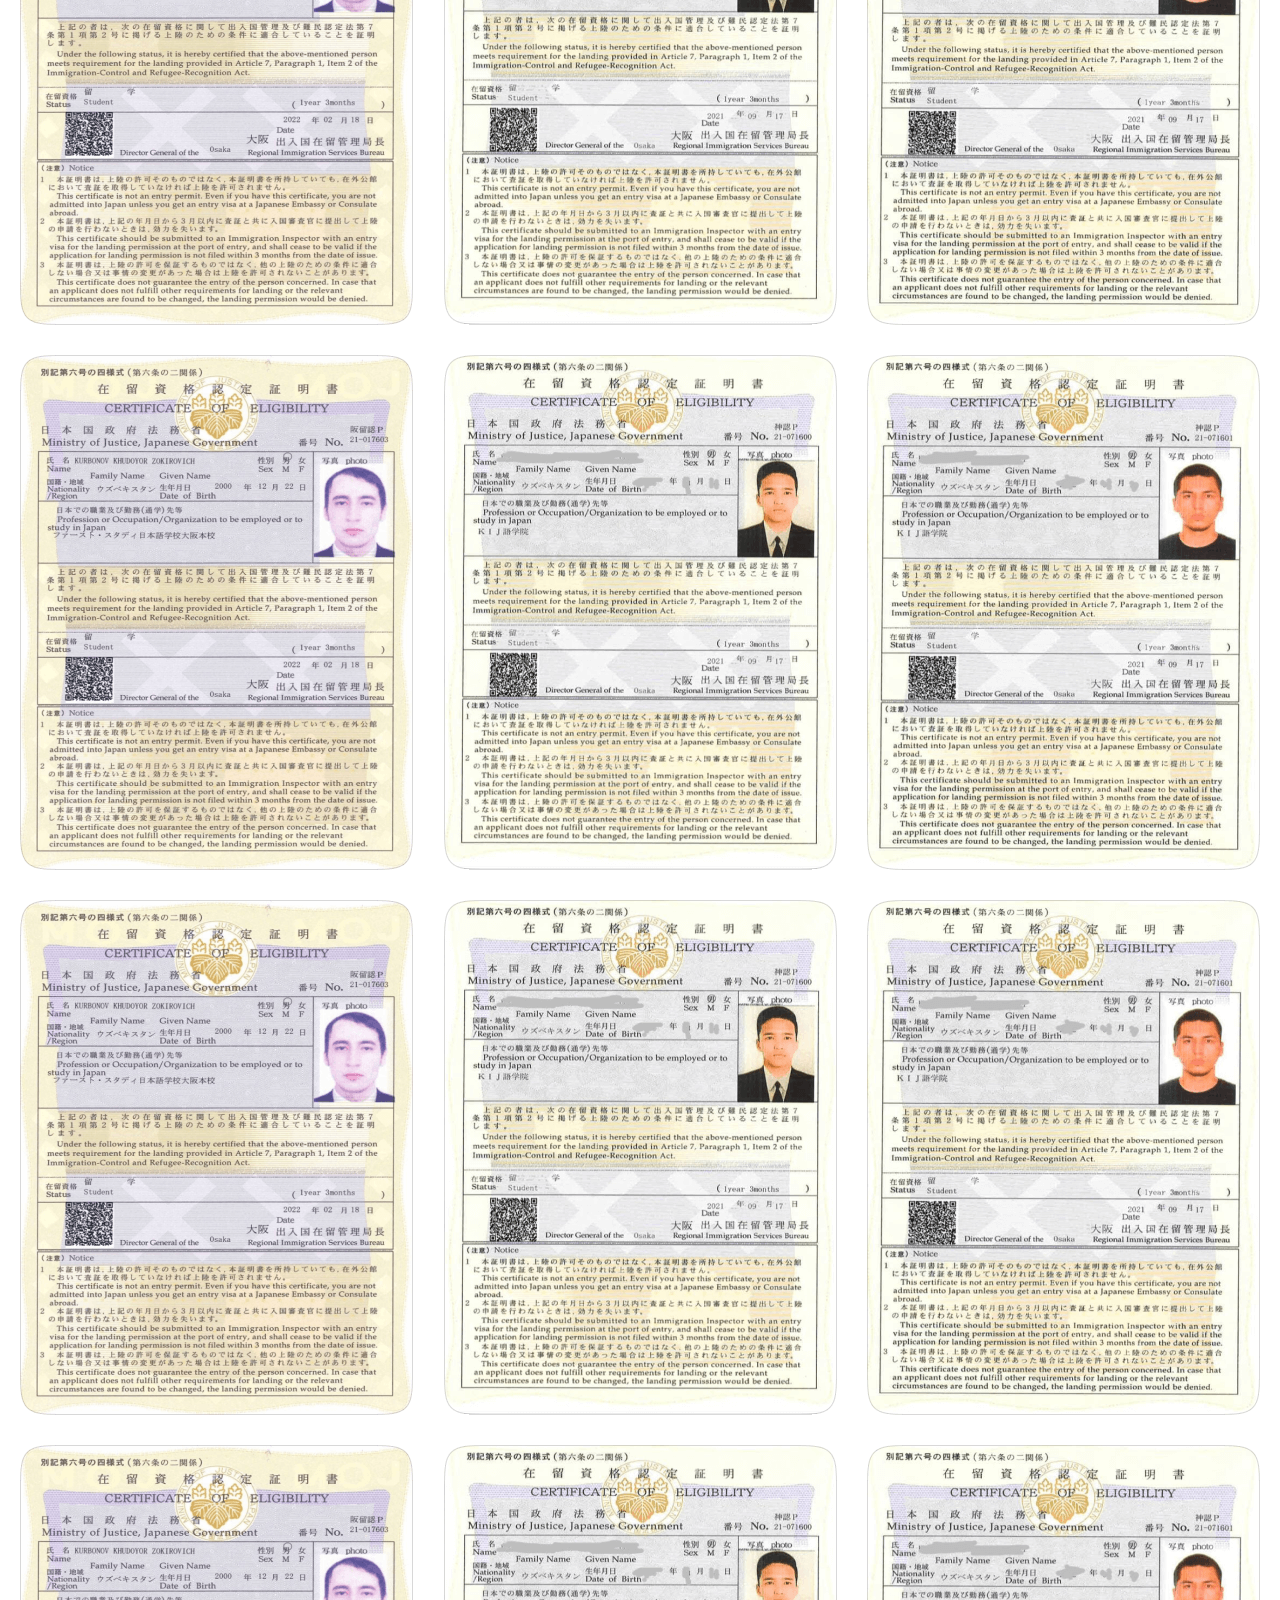
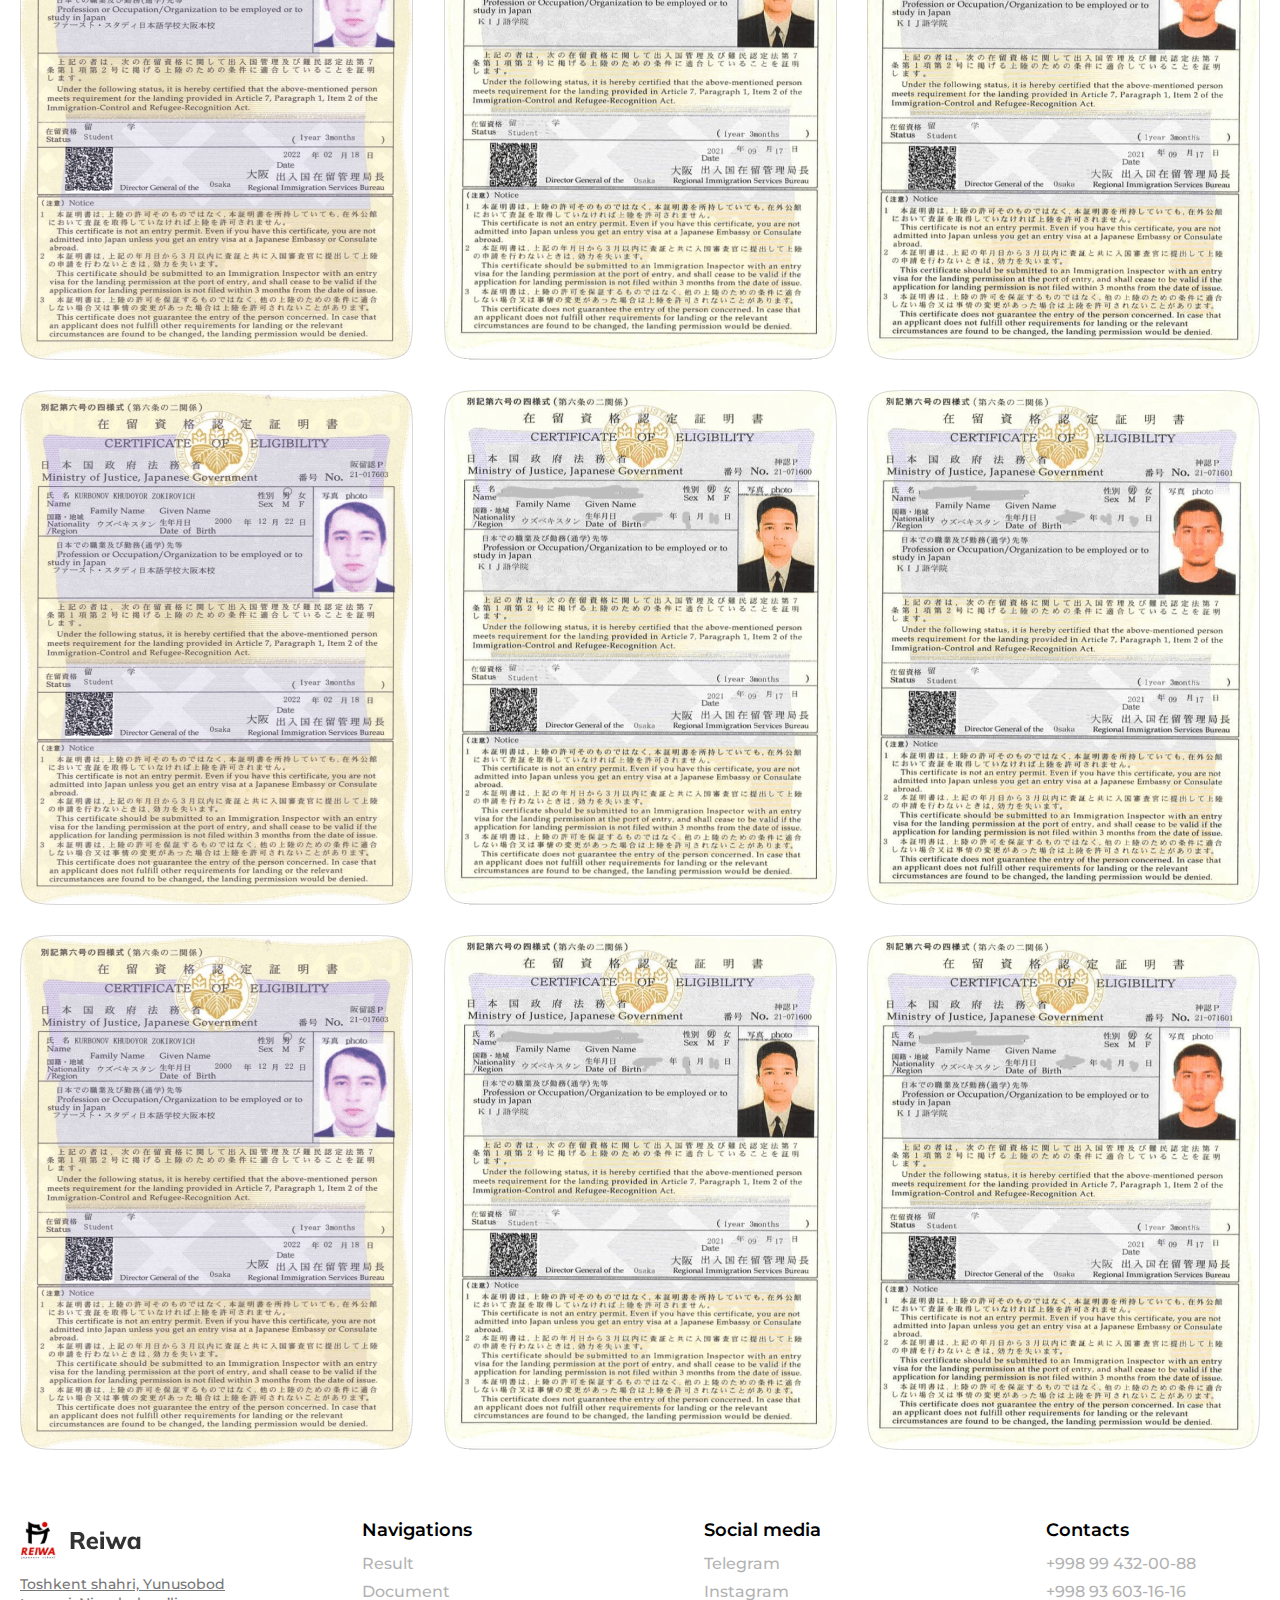
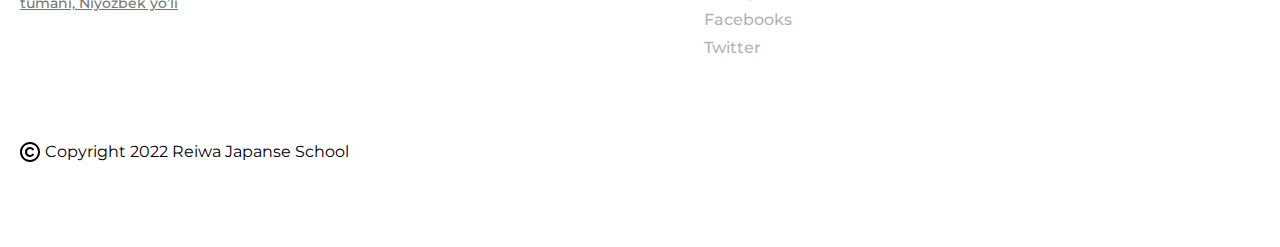
<file: result.html>
<!DOCTYPE html>
<html lang="en">

<head>
  <meta charset="UTF-8" />
  <meta http-equiv="X-UA-Compatible" content="IE=edge" />
  <meta name="viewport" content="width=device-width, initial-scale=1.0" />
  <link rel="stylesheet" href="./css/main.css">
  <link rel="shortcut icon" href="./images/logo.svg " type="image/x-icon">
  <title>Resume</title>
</head>


<body>


  <header class="site-header">
    <div class="container">
      <div class="header__inner">
        <a class="logo" id="logoreiwa" href="./index.html"> <img class="logo__img" src="./images/reiwalogo.svg" alt=" site logo img"
            width="122" height="40"></a>
        <button class="burger__btn"> <img class="burger__btn__img" src="./images/menu.svg" alt=" burger btn img"
            width="26" height="26"></button>
        <nav class="navbar">
          <ul class="navbar__list">
            <li class="navbar__item">
              <a class="navbar__item__link" href="./result.html"> Results</a>
            </li>
            <li class="navbar__item">
              <a class="navbar__item__link" href="./document.html"> Document</a>
            </li>
          </ul>
        </nav>
        <a class="header__link registration " href="#"> Registration</a>
      </div>
    </div>
  </header>
  <main class="site-main">
    <section class="information">
        <div class="container">
            <div class="information__inner">
                <div class="information__title__wrapper">
                    <h2 class="information__title">
                        Reiwa Information about lessons
                    </h2>
                </div>
                <ul class="information__list">
                    <li class="information__item information__item--open">
                        <img class="information__item__img" src="./images/caertificate1.png" alt=" the certificate of students" width="393" height="515">
                    </li>
                    <li class="information__item information__item--open">
                        <img class="information__item__img" src="./images/caertificate2.png" alt=" the certificate of students" width="393" height="515">
                    </li>
                    <li class="information__item information__item--open">
                        <img class="information__item__img" src="./images/caertificate3.png" alt=" the certificate of students" width="393" height="515">
                    </li>
                    <li class="information__item information__item--open">
                        <img class="information__item__img" src="./images/caertificate1.png" alt=" the certificate of students" width="393" height="515">
                    </li>
                    <li class="information__item information__item--open">
                        <img class="information__item__img" src="./images/caertificate2.png" alt=" the certificate of students" width="393" height="515">
                    </li>
                    <li class="information__item information__item--open">
                        <img class="information__item__img" src="./images/caertificate3.png" alt=" the certificate of students" width="393" height="515">
                    </li>
                    <li class="information__item">
                        <img class="information__item__img" src="./images/caertificate1.png" alt=" the certificate of students" width="393" height="515">
                    </li>
                    <li class="information__item">
                        <img class="information__item__img" src="./images/caertificate2.png" alt=" the certificate of students" width="393" height="515">
                    </li>
                    <li class="information__item">
                        <img class="information__item__img" src="./images/caertificate3.png" alt=" the certificate of students" width="393" height="515">
                    </li>
                    <li class="information__item">
                        <img class="information__item__img" src="./images/caertificate1.png" alt=" the certificate of students" width="393" height="515">
                    </li>
                    <li class="information__item">
                        <img class="information__item__img" src="./images/caertificate2.png" alt=" the certificate of students" width="393" height="515">
                    </li>
                    <li class="information__item">
                        <img class="information__item__img" src="./images/caertificate3.png" alt=" the certificate of students" width="393" height="515">
                    </li>
                    <li class="information__item">
                        <img class="information__item__img" src="./images/caertificate1.png" alt=" the certificate of students" width="393" height="515">
                    </li>
                    <li class="information__item">
                        <img class="information__item__img" src="./images/caertificate2.png" alt=" the certificate of students" width="393" height="515">
                    </li>
                    <li class="information__item" >
                        <img class="information__item__img" src="./images/caertificate3.png" alt=" the certificate of students" width="393" height="515">
                    </li>
                    <li class="information__item">
                        <img class="information__item__img" src="./images/caertificate1.png" alt=" the certificate of students" width="393" height="515">
                    </li>
                    <li class="information__item">
                        <img class="information__item__img" src="./images/caertificate2.png" alt=" the certificate of students" width="393" height="515">
                    </li>
                    <li class="information__item">
                        <img class="information__item__img" src="./images/caertificate3.png" alt=" the certificate of students" width="393" height="515">
                    </li>
                    <li class="information__item">
                        <img class="information__item__img" src="./images/caertificate1.png" alt=" the certificate of students" width="393" height="515">
                    </li>
                    <li class="information__item">
                        <img class="information__item__img" src="./images/caertificate2.png" alt=" the certificate of students" width="393" height="515">
                    </li>
                    <li class="information__item">
                        <img class="information__item__img" src="./images/caertificate3.png" alt=" the certificate of students" width="393" height="515">
                    </li>
                    <li class="information__item">
                        <img class="information__item__img" src="./images/caertificate1.png" alt=" the certificate of students" width="393" height="515">
                    </li>
                    <li class="information__item"id="users">
                        <img class="information__item__img" src="./images/caertificate2.png" alt=" the certificate of students" width="393" height="515">
                    </li>
                    <li class="information__item"id="users">
                        <img class="information__item__img" src="./images/caertificate3.png" alt=" the certificate of students" width="393" height="515">
                    </li>
                </ul>
                <button class="information__btn"> Barchasini ko’rish</button>
            </div>
        </div>
    </section>
    

  </main>
  <footer class="site-footer">
    <div class="container">
        <div class="footer__inner">
            <ul class="footer__list">
                <li class="footer__item footer__item--logo">
                    <a class="logo" href="./index.html"><img class="logo__img" src="./images/reiwalogo.svg"
                            alt=" website logo" width="122" height="40"></a>
                    <a class="footer__location" href="https://goo.gl/maps/kjeuJ1JVopfXMxGu6"> Toshkent shahri,
                        Yunusobod tumani, Niyozbek yo’li </a>
                </li>
                <li class="footer__item footer__item--navigation">
                    <strong class="footer__item__title"> Navigations</strong>
                    <ul class="footer__sublist">
                        <li class="footer__subitem">
                            <a class="footer__link" href="./result.html" target="_blank"> Result</a>
                            <a class="footer__link" href="./document.html" target="_blank"> Document</a>
                        </li>
                    </ul>
                </li>
                <li class="footer__item footer__item--social">
                    <strong class="footer__item__title"> Social media</strong>
                    <ul class="footer__sublist">
                        <li class="footer__subitem">
                            <a class="footer__link footer__link--tg" href="https://telegram.org/"  target="_blank"> Telegram</a>
                            <a class="footer__link footer__link--ins" href="https://www.instagram.com/" target="_blank"> Instagram</a>
                            <a class="footer__link footer__link--face" href="https://www.facebook.com/" target="_blank"> Facebooks</a>
                            <a class="footer__link footer__link--twit" href="https://twitter.com/" target="_blank"> Twitter</a>
                        </li>
                    </ul>
                </li>
                <li class="footer__item footer__item--contacts">
                    <strong class="footer__item__title"> Contacts</strong>
                    <ul class="footer__sublist">
                        <li class="footer__subitem">
                            <a class="footer__link" href="tel:+998994320088
                            ">+998 99 432-00-88
                            </a>
                            <a class="footer__link" href="tel:+998936031616"> +998 93 603-16-16
                            </a>

                        </li>
                    </ul>
                </li>
            </ul>
            <span class="copyright"> <img class="copyright__img" src="./images/c.svg" alt="copright icon" width="20"
                    height="20"> <span class="copright__text"> Copyright 2022 Reiwa Japanse School</span></span>
        </div>
    </div>
</footer>

  <script src="./js/main.js"></script>
</body>


</html>
</file>
<file: css/main.css>
/* montserrat-regular - latin */
@font-face {
  font-family: "Montserrat";
  font-style: normal;
  font-weight: 400;
  src: local(""), url("../fonts/montserrat-v25-latin-regular.woff2") format("woff2"), url("../fonts/montserrat-v25-latin-regular.woff") format("woff"); /* Chrome 6+, Firefox 3.6+, IE 9+, Safari 5.1+ */
}
/* montserrat-500 - latin */
@font-face {
  font-family: "Montserrat";
  font-style: normal;
  font-weight: 500;
  src: local(""), url("../fonts/montserrat-v25-latin-500.woff2") format("woff2"), url("../fonts/montserrat-v25-latin-500.woff") format("woff"); /* Chrome 6+, Firefox 3.6+, IE 9+, Safari 5.1+ */
}
/* montserrat-600 - latin */
@font-face {
  font-family: "Montserrat";
  font-style: normal;
  font-weight: 600;
  src: local(""), url("../fonts/montserrat-v25-latin-600.woff2") format("woff2"), url("../fonts/montserrat-v25-latin-600.woff") format("woff"); /* Chrome 6+, Firefox 3.6+, IE 9+, Safari 5.1+ */
}
/* montserrat-700 - latin */
@font-face {
  font-family: "Montserrat";
  font-style: normal;
  font-weight: 700;
  src: local(""), url("../fonts/montserrat-v25-latin-700.woff2") format("woff2"), url("../fonts/montserrat-v25-latin-700.woff") format("woff"); /* Chrome 6+, Firefox 3.6+, IE 9+, Safari 5.1+ */
}
/* montserrat-800 - latin */
@font-face {
  font-family: "Montserrat";
  font-style: normal;
  font-weight: 800;
  src: local(""), url("../fonts/montserrat-v25-latin-800.woff2") format("woff2"), url("../fonts/montserrat-v25-latin-800.woff") format("woff"); /* Chrome 6+, Firefox 3.6+, IE 9+, Safari 5.1+ */
}
/*! normalize.css v8.0.1 | MIT License | github.com/necolas/normalize.css */
/* Document
========================================================================== */
/**
 * 1. Correct the line height in all browsers.
 * 2. Prevent adjustments of font size after orientation changes in iOS.
 */
html {
  line-height: 1.15; /* 1 */
  -webkit-text-size-adjust: 100%; /* 2 */
}

/* Sections
========================================================================== */
/**
 * Remove the margin in all browsers.
 */
body {
  margin: 0;
}

/**
 * Render the `main` element consistently in IE.
 */
main {
  display: block;
}

/**
 * Correct the font size and margin on `h1` elements within `section` and
 * `article` contexts in Chrome, Firefox, and Safari.
 */
h1 {
  font-size: 2em;
  margin: 0.67em 0;
}

/* Grouping content
========================================================================== */
/**
 * 1. Add the correct box sizing in Firefox.
 * 2. Show the overflow in Edge and IE.
 */
hr {
  box-sizing: content-box; /* 1 */
  height: 0; /* 1 */
  overflow: visible; /* 2 */
}

/**
 * 1. Correct the inheritance and scaling of font size in all browsers.
 * 2. Correct the odd `em` font sizing in all browsers.
 */
pre {
  font-family: monospace, monospace; /* 1 */
  font-size: 1em; /* 2 */
}

/* Text-level semantics
========================================================================== */
/**
 * Remove the gray background on active links in IE 10.
 */
a {
  background-color: transparent;
}

/**
 * 1. Remove the bottom border in Chrome 57-
 * 2. Add the correct text decoration in Chrome, Edge, IE, Opera, and Safari.
 */
abbr[title] {
  border-bottom: none; /* 1 */
  text-decoration: underline; /* 2 */
  -webkit-text-decoration: underline dotted;
          text-decoration: underline dotted; /* 2 */
}

/**
 * Add the correct font weight in Chrome, Edge, and Safari.
 */
b,
strong {
  font-weight: bolder;
}

/**
 * 1. Correct the inheritance and scaling of font size in all browsers.
 * 2. Correct the odd `em` font sizing in all browsers.
 */
code,
kbd,
samp {
  font-family: monospace, monospace; /* 1 */
  font-size: 1em; /* 2 */
}

/**
 * Add the correct font size in all browsers.
 */
small {
  font-size: 80%;
}

/**
 * Prevent `sub` and `sup` elements from affecting the line height in
 * all browsers.
 */
sub,
sup {
  font-size: 75%;
  line-height: 0;
  position: relative;
  vertical-align: baseline;
}

sub {
  bottom: -0.25em;
}

sup {
  top: -0.5em;
}

/* Embedded content
========================================================================== */
/**
 * Remove the border on images inside links in IE 10.
 */
img {
  border-style: none;
}

/* Forms
========================================================================== */
/**
 * 1. Change the font styles in all browsers.
 * 2. Remove the margin in Firefox and Safari.
 */
button,
input,
optgroup,
select,
textarea {
  font-family: inherit; /* 1 */
  font-size: 100%; /* 1 */
  line-height: 1.15; /* 1 */
  margin: 0; /* 2 */
}

/**
 * Show the overflow in IE.
 * 1. Show the overflow in Edge.
 */
button,
input {
  /* 1 */
  overflow: visible;
}

/**
 * Remove the inheritance of text transform in Edge, Firefox, and IE.
 * 1. Remove the inheritance of text transform in Firefox.
 */
button,
select {
  /* 1 */
  text-transform: none;
}

/**
 * Correct the inability to style clickable types in iOS and Safari.
 */
button,
[type=button],
[type=reset],
[type=submit] {
  -webkit-appearance: button;
}

/**
 * Remove the inner border and padding in Firefox.
 */
button::-moz-focus-inner,
[type=button]::-moz-focus-inner,
[type=reset]::-moz-focus-inner,
[type=submit]::-moz-focus-inner {
  border-style: none;
  padding: 0;
}

/**
 * Restore the focus styles unset by the previous rule.
 */
button:-moz-focusring,
[type=button]:-moz-focusring,
[type=reset]:-moz-focusring,
[type=submit]:-moz-focusring {
  outline: 1px dotted ButtonText;
}

/**
 * Correct the padding in Firefox.
 */
fieldset {
  padding: 0.35em 0.75em 0.625em;
}

/**
 * 1. Correct the text wrapping in Edge and IE.
 * 2. Correct the color inheritance from `fieldset` elements in IE.
 * 3. Remove the padding so developers are not caught out when they zero out
 *    `fieldset` elements in all browsers.
 */
legend {
  box-sizing: border-box; /* 1 */
  color: inherit; /* 2 */
  display: table; /* 1 */
  max-width: 100%; /* 1 */
  padding: 0; /* 3 */
  white-space: normal; /* 1 */
}

/**
 * Add the correct vertical alignment in Chrome, Firefox, and Opera.
 */
progress {
  vertical-align: baseline;
}

/**
 * Remove the default vertical scrollbar in IE 10+.
 */
textarea {
  overflow: auto;
}

/**
 * 1. Add the correct box sizing in IE 10.
 * 2. Remove the padding in IE 10.
 */
[type=checkbox],
[type=radio] {
  box-sizing: border-box; /* 1 */
  padding: 0; /* 2 */
}

/**
 * Correct the cursor style of increment and decrement buttons in Chrome.
 */
[type=number]::-webkit-inner-spin-button,
[type=number]::-webkit-outer-spin-button {
  height: auto;
}

/**
 * 1. Correct the odd appearance in Chrome and Safari.
 * 2. Correct the outline style in Safari.
 */
[type=search] {
  -webkit-appearance: textfield; /* 1 */
  outline-offset: -2px; /* 2 */
}

/**
 * Remove the inner padding in Chrome and Safari on macOS.
 */
[type=search]::-webkit-search-decoration {
  -webkit-appearance: none;
}

/**
 * 1. Correct the inability to style clickable types in iOS and Safari.
 * 2. Change font properties to `inherit` in Safari.
 */
::-webkit-file-upload-button {
  -webkit-appearance: button; /* 1 */
  font: inherit; /* 2 */
}

/* Interactive
========================================================================== */
/*
 * Add the correct display in Edge, IE 10+, and Firefox.
 */
details {
  display: block;
}

/*
 * Add the correct display in all browsers.
 */
summary {
  display: list-item;
}

/* Misc
========================================================================== */
/**
 * Add the correct display in IE 10+.
 */
template {
  display: none;
}

/**
 * Add the correct display in IE 10.
 */
[hidden] {
  display: none;
}

html {
  scroll-behavior: smooth;
  height: 100%;
}

*,
*::after,
*::before {
  box-sizing: border-box;
}

body {
  font-family: "Montserrat", Arial, sans-serif;
  display: flex;
  flex-direction: column;
  height: 100%;
  margin: 0;
}

img {
  max-width: 100%;
  height: auto;
  vertical-align: middle;
  -o-object-fit: cover;
     object-fit: cover;
}

main {
  flex-grow: 1;
}

.visually-hidden {
  position: absolute;
  width: 1px;
  height: 1px;
  margin: -1px;
  padding: 0;
  overflow: hidden;
  border: 0;
  clip: rect(0 0 0 0);
}

.container {
  width: 100%;
  max-width: 1280px;
  margin: 0 auto;
  padding: 0 20px;
}

.site-header {
  padding-top: 28px;
}

.header__inner {
  display: flex;
  align-items: center;
  height: 40px;
}

.logo {
  display: block;
}

.logo__text {
  display: block;
  font-weight: 800;
  font-size: 24px;
  line-height: 125%;
  color: #333333;
  margin-left: 13px;
}

.navbar {
  margin-left: 60px;
  width: 100%;
  max-width: 185px;
}

.navbar__list {
  margin: 0;
  padding: 0;
  display: flex;
  align-content: center;
  justify-content: space-between;
  list-style-type: none;
}

.logo__img {
  display: block;
  vertical-align: middle;
}

.navbar__item__link {
  font-weight: 500;
  font-size: 16px;
  line-height: 125%;
  color: #000000;
  text-decoration: none;
}

.header__link {
  display: block;
  margin-left: auto;
  width: 100%;
  max-width: 120px;
  padding: 10px;
  text-align: center;
  font-weight: 500;
  font-size: 16px;
  line-height: 125%;
  color: #D10700;
  border-radius: 50px;
  border: 1px solid #D10700;
  text-decoration: none;
  transition: 0.4s ease all;
}

.header__link:hover {
  color: #fff;
  background-color: #D10700;
}

.burger__btn {
  padding: 0;
  background-color: transparent;
  border: none;
  width: 26px;
  height: 26px;
  display: none;
}

.burger__btn__img {
  display: block;
  width: 26px;
  height: 26px;
}

@media only screen and (max-width: 600px) {
  .site-header {
    padding-top: 20px;
  }
  .container {
    padding: 0px 17.5px;
  }
  .header__inner {
    position: relative;
  }
  .navbar {
    width: 100%;
    max-width: 600px;
    bottom: -185px;
    left: 0;
    right: 0;
    margin: 0 auto;
    border-top: 1px solid transparent;
    border-bottom-left-radius: 8px;
    border-bottom-right-radius: 8px;
    position: absolute;
    flex-direction: column;
    background-color: #fff;
    padding: 40px;
    display: none;
    transition: all 0.4s ease;
  }
  .navbar--open {
    display: block;
    box-shadow: rgba(0, 0, 0, 0.1) 0px 20px 25px -5px, rgba(0, 0, 0, 0.04) 0px 10px 10px -5px;
  }
  .navbar__list {
    flex-direction: column;
    align-items: center;
  }
  .navbar__item {
    margin-bottom: 20px;
  }
  .header__link {
    display: none;
  }
  .burger__btn {
    margin-left: auto;
    display: block;
  }
}
.hero__inner {
  padding: 100px 0 80px;
}

.hero__title {
  margin: 0;
  font-weight: 700;
  font-size: 76px;
  line-height: 100%;
  text-align: center;
  color: #222222;
  margin-bottom: 20px;
}

.hero__text__wrapper {
  width: 100%;
  max-width: 634px;
  margin: 0 auto;
  margin-bottom: 40px;
}

.hero__text {
  margin: 0;
  font-weight: 400;
  font-size: 16px;
  line-height: 125%;
  text-align: center;
  color: #000000;
  margin-bottom: 40px;
}

.hero__text--second {
  display: none;
}

.hero__link {
  display: none;
}

.hero__video {
  width: 100%;
  max-width: 1240px;
  border: transparent;
  border-radius: 45px;
}

.arrow {
  z-index: 3;
}

@media only screen and (max-width: 600px) {
  .hero__inner {
    padding: 50px 0;
  }
  .hero__title {
    font-weight: 700;
    font-size: 30px;
    line-height: 113%;
    text-align: center;
    color: #222222;
    margin-bottom: 5px;
  }
  .hero__text--first {
    display: none;
  }
  .hero__text__wrapper {
    padding: 0 20px;
    margin-bottom: 20px;
  }
  .hero__text--second {
    display: block;
    font-weight: 400;
    font-size: 14px;
    line-height: 121%;
    text-align: center;
    color: #000000;
    margin: 0;
  }
  .hero__link {
    display: block;
    margin: 0 auto;
    width: 100%;
    max-width: 120px;
    padding: 10px;
    text-align: center;
    font-weight: 500;
    font-size: 16px;
    line-height: 125%;
    color: #D10700;
    border-radius: 50px;
    border: 1px solid #D10700;
    text-decoration: none;
    transition: 0.4s ease all;
    margin-bottom: 30px;
  }
  .hero__video {
    min-height: 100%;
    height: 272px;
  }
}
.seasons__wrapper {
  width: 100%;
  max-width: 846px;
  margin: 0 auto;
}

.seasons__title {
  margin: 0;
  font-weight: 700;
  font-size: 54px;
  line-height: 104%;
  text-align: center;
  color: #222222;
  margin-bottom: 40px;
}

.seasons__list {
  margin: 0;
  padding: 0;
  display: flex;
  align-items: center;
  justify-content: center;
  width: 100%;
  max-width: 1270px;
  list-style-type: none;
  overflow: hidden;
}

.seasons__item {
  min-width: 284px;
  margin: 0 auto;
  font-size: 5em;
  line-height: 300px;
  border-radius: 7px;
  padding: 15px;
}

.seasons__item__img {
  text-align: start;
  width: 100%;
  min-width: 284px;
  margin-bottom: 15px;
}

.seasons__item__title {
  margin: 0;
  padding: 0;
  font-weight: 500;
  font-size: 44px;
  line-height: 150%;
  text-align: start;
  color: #000000;
  margin-bottom: 5px;
}

.seasons__text {
  display: block;
  width: 100%;
  max-width: 357px;
  font-weight: 400;
  font-size: 24px;
  line-height: 150%;
  color: #000000;
  margin-bottom: 20px;
}

.seasons__item__link {
  display: block;
  width: 100%;
  max-width: 393px;
  padding: 21px;
  text-align: center;
  border: 1.5px solid #000000;
  border-radius: 42px;
  text-decoration: none;
  font-weight: 500;
  font-size: 24px;
  line-height: 120%;
  color: #000000;
}

@media only screen and (max-width: 600px) {
  .seasons__wrapper {
    width: 100%;
    max-width: 312px;
  }
  .seasons__list {
    margin-bottom: 50px;
    max-width: 900px;
  }
  .seasons__list > div {
    padding-right: 30px;
  }
  .seasons__title {
    font-weight: 700;
    font-size: 30px;
    line-height: 113%;
    text-align: center;
    color: #222222;
    margin-bottom: 20px;
  }
  .seasons__item {
    min-width: 284px;
  }
  .seasons__item__img {
    width: 100%;
    min-width: 284px;
  }
  .seasons__text {
    width: 100%;
    max-width: 284px;
  }
  .seasons__item__link {
    width: 100%;
    max-width: 284px;
  }
}
.chance__inner {
  padding-top: 100px;
}

.chance__title__wrapper {
  width: 100%;
  max-width: 604px;
  margin: 0 auto;
  margin-bottom: 20px;
}

.chance__title {
  margin: 0;
  padding: 0;
  font-weight: 700;
  font-size: 54px;
  line-height: 104%;
  text-align: center;
  color: #222222;
}

.chance__text__wrapper {
  margin: 0 auto;
  width: 100%;
  max-width: 480px;
  margin-bottom: 40px;
}

.chance__text {
  margin: 0;
  padding: 0;
  font-weight: 400;
  font-size: 17px;
  line-height: 141%;
  text-align: center;
  color: #1A1A1A;
}

.chance__list {
  margin: 0;
  padding: 0;
  display: flex;
  align-items: center;
  gap: 30px;
  flex-wrap: wrap;
  list-style-type: none;
  margin-bottom: 100px;
}

.chance__item {
  position: relative;
  padding: 194px 88px 86px 88px;
  width: 100%;
  max-width: 605px;
  background: #F5F7F9;
  border-radius: 34px;
  text-align: center;
}

.chance__item::before {
  position: absolute;
  background-image: url("../../images/air.png");
  background-repeat: no-repeat;
  background-size: 88px 88px;
  background-position: center;
  width: 88px;
  height: 88px;
  top: 86px;
  right: 0;
  left: 0;
  margin: 0 auto;
  content: "";
}

.chance__item:nth-child(2):before {
  background-image: url("../../images/spark.png");
}

.chance__item:nth-child(3):before {
  background-image: url("../../images/tree.png");
}

.chance__item:nth-child(4):before {
  background-image: url("../../images/wifi.png");
}

.chance__item__title {
  font-weight: 600;
  font-size: 46px;
  line-height: 121%;
  color: #000000;
  margin: 0;
  padding: 0;
  margin-bottom: 10px;
}

.chance__item__text {
  display: block;
  width: 100%;
  max-width: 429px;
  font-weight: 400;
  font-size: 28px;
  line-height: 121%;
  text-align: center;
  color: #000000;
}

.chance__subtitle {
  margin: 0;
  font-weight: 700;
  font-size: 54px;
  line-height: 122%;
  text-align: center;
  color: #222222;
  margin-bottom: 40px;
}

.chance__sublist {
  margin: 0;
  padding: 0;
  display: flex;
  align-items: center;
  gap: 30px;
  flex-wrap: wrap;
  list-style-type: none;
  margin-bottom: 100px;
}

.chance__subitem {
  position: relative;
  padding: 30px;
  width: 100%;
  max-width: 605px;
  background-image: url("../../images/chance-bg1.png");
  background-repeat: no-repeat;
  background-size: 100%;
  background-position: center;
  border-radius: 34px;
  text-align: center;
}

.chance__subitem__price {
  padding: 15px;
  display: block;
  width: 100%;
  max-width: 243px;
  background: rgba(255, 255, 255, 0.3);
  -webkit-backdrop-filter: blur(32px);
          backdrop-filter: blur(32px);
  border-radius: 125px;
  font-weight: 500;
  font-size: 18px;
  line-height: 122%;
  color: #FFFFFF;
  margin-bottom: 20px;
}

.chance__subitem__title__wrapper {
  width: 100%;
  max-width: 447px;
  margin-bottom: 268px;
}

.chance__subitem__title {
  margin: 0;
  font-weight: 700;
  font-size: 40px;
  line-height: 110%;
  color: #FFFFFF;
  text-align: start;
}

.chance__subitem__links {
  width: 100%;
  max-width: 545px;
  display: flex;
  align-items: center;
  justify-content: space-between;
}

.chance__subitem__link {
  width: 100%;
  max-width: 268px;
  border: 1.5px solid #FFFFFF;
  border-radius: 42px;
  padding: 28px;
  font-weight: 500;
  font-size: 24px;
  line-height: 120%;
  color: #FFFFFF;
  text-decoration: none;
  transition: all 0.4s ease;
}

.chance__subitem__link:hover {
  background-color: #fff;
  color: #000000;
}

.chance__subitem__link--active {
  background-color: #fff;
  color: #000000;
  transition: all 0.4s ease;
}

.chance__subitem__link--active:hover {
  background-color: transparent;
  color: #fff;
}

.chance__subitem:nth-child(2) {
  background-image: url("../../images/chance-bg2.jpg");
}

.chance__subitem:nth-child(3) {
  background-image: url("../../images/chance-bg3.jpg");
}

.chance__subitem:nth-child(4) {
  background-image: url("../../images/chance-bg4.png");
}

.chance__subitem:nth-child(5) {
  background-image: url("../../images/chance-bg5.png");
}

.chance__subitem:nth-child(6) {
  background-image: url("../../images/chance-bg6.png");
}

@media only screen and (max-width: 600px) {
  .chance__inner {
    padding: 0;
  }
  .chance__title {
    font-size: 30px;
  }
  .chance__text__wrapper {
    width: 100%;
    max-width: 310px;
    margin-bottom: 20px;
  }
  .chance__list {
    flex-direction: column;
    gap: 10px;
    margin-bottom: 50px;
  }
  .chance__item {
    padding: 121px 17.5px 36px;
  }
  .chance__item__title {
    font-weight: 600;
    font-size: 32px;
    line-height: 39px;
    text-align: center;
    color: #000000;
  }
  .chance__item__text {
    font-weight: 400;
    font-size: 18px;
    line-height: 22px;
    text-align: center;
    color: #000000;
  }
  .chance__item::before {
    background-size: 65px 65px;
    top: 36px;
  }
  .chance__subtitle {
    font-size: 30px;
    margin-bottom: 20px;
  }
  .chance__sublist {
    gap: 10px;
    flex-direction: column;
  }
  .chance__subitem {
    max-width: 343px;
    padding: 0;
    background-image: url("../../images/chancesubitembg.png");
    background-size: 100%;
    background-position: center;
    padding: 20px;
  }
  .chance__subitem:nth-child(2) {
    background-image: url("../../images/chancesubitembg2.png");
  }
  .chance__subitem__price {
    align-items: center;
    margin: 0 auto;
    width: 100%;
    max-width: 201px;
    padding: 12px;
    font-weight: 500;
    font-size: 14px;
    line-height: 17px;
    margin-bottom: 10px;
    color: #FFFFFF;
  }
  .chance__subitem__title__wrapper {
    margin-bottom: 115px;
  }
  .chance__subitem__title {
    font-weight: 700;
    font-size: 24px;
    line-height: 29px;
    text-align: center;
    color: #FFFFFF;
  }
  .chance__subitem__links {
    flex-direction: column;
  }
  .chance__subitem__link {
    max-width: 303px;
    padding: 25px;
    font-weight: 500;
    font-size: 22px;
    line-height: 27px;
  }
  .chance__subitem__link--active {
    margin-top: 10px;
  }
}
.happy__title {
  text-align: center;
  font-weight: 700;
  font-size: 54px;
  line-height: 122%;
  text-align: center;
  color: #222222;
  margin: 0;
  margin-bottom: 40px;
}

.happy__list {
  display: flex;
  align-items: center;
  justify-content: space-between;
  list-style-type: none;
  padding: 0;
  margin: 0;
  gap: 30px;
}

.happy__item {
  width: 100%;
  max-width: 288px;
  border-radius: 24px;
  padding: 20px 73px 20px 20px;
  background-image: url("../../images/student2.png");
  background-repeat: no-repeat;
  background-size: cover;
  background-position: center;
}

.happy__item:nth-child(2) {
  background-image: url("../../images/student1.png");
}

.happy__img {
  margin-bottom: 275px;
}

.happy__wrapper {
  width: 100%;
  max-width: 195px;
}

.happy__item__name {
  font-weight: 600;
  font-size: 22px;
  line-height: 100%;
  color: #FFFFFF;
  margin: 0;
  margin-bottom: 18px;
}

.happy__line {
  display: block;
  width: 40px;
  border: 1px solid #FFFFFF;
  border-radius: 8px;
  background-color: #fff;
  margin-bottom: 5px;
}

.happy__universe {
  margin: 0;
  font-weight: 500;
  font-size: 16px;
  line-height: 125%;
  color: #FFFFFF;
}

@media only screen and (max-width: 600px) {
  .happy__title {
    font-weight: 700;
    font-size: 38px;
    line-height: 123%;
    text-align: center;
    color: #222222;
    margin-bottom: 20px;
  }
  .happy__list > div {
    padding-right: 40px;
    width: 100%;
    min-width: 284px;
  }
  .happy__item {
    min-width: 288px;
  }
}
.information__inner {
  padding-top: 100px;
}

.information__title__wrapper {
  width: 100%;
  max-width: 604px;
  margin: 0 auto;
  margin-bottom: 40px;
}

.information__title {
  margin: 0;
  font-weight: 700;
  font-size: 54px;
  line-height: 104%;
  text-align: center;
}

.information__list {
  list-style-type: none;
  margin: 0;
  display: flex;
  align-items: center;
  justify-content: space-between;
  flex-wrap: wrap;
  gap: 30px;
  padding: 0;
  margin-bottom: 70px;
}

.information__btn {
  display: none;
}

.info__btn {
  display: block;
  margin: auto;
  font-weight: 500;
  font-size: 18px;
  line-height: 122%;
  -webkit-text-decoration-line: underline;
          text-decoration-line: underline;
  color: #D10700;
  background-color: transparent;
  border: none;
  margin-bottom: 70px;
  text-align: center;
}

@media only screen and (max-width: 600px) {
  .information__inner {
    padding-top: 50px;
  }
  .information__title__wrapper {
    width: 100%;
    max-width: 600px;
    margin: 0 auto;
    margin-bottom: 20px;
  }
  .information__title {
    font-weight: 700;
    font-size: 30px;
    line-height: 37px;
    text-align: center;
    color: #222222;
  }
  .information__list {
    gap: 10px;
    margin-bottom: 60px;
  }
  .information__item {
    display: none;
  }
  .information__item--active {
    display: block;
  }
  .information__item--open {
    display: block;
  }
  .information__btn {
    display: block;
    margin: auto;
    font-weight: 500;
    font-size: 18px;
    line-height: 122%;
    -webkit-text-decoration-line: underline;
            text-decoration-line: underline;
    color: #D10700;
    background-color: transparent;
    border: none;
    margin-bottom: 70px;
  }
}
.partners__inner {
  width: 100%;
  max-width: 1440px;
  padding-top: 100px;
  margin: 0 auto;
}

.partners__title {
  margin: 0;
  margin-bottom: 46px;
  font-weight: 700;
  font-size: 54px;
  line-height: 104%;
  text-align: center;
  color: #222222;
}

.partners__list {
  list-style-type: none;
  padding: 0;
  margin: 0;
  display: flex;
  align-items: center;
  justify-content: space-between;
  margin-bottom: 64px;
  height: 125px;
}

@media only screen and (max-width: 600px) {
  .partners__title {
    font-weight: 700;
    font-size: 30px;
    line-height: 123%;
    text-align: center;
    color: #222222;
  }
  .partners__list {
    width: 100%;
    max-width: 375px;
    gap: 20px;
    overflow: hidden;
  }
  .partners__list > div {
    padding: 0 120px;
  }
  .partners__item {
    width: 100%;
    max-width: 200px;
  }
}
.about__inner {
  padding: 100px 106px 0px 106px;
}

.arrow {
  position: fixed;
  bottom: 65px;
  right: 85px;
}

.arrow__span {
  display: block;
  padding: 16px;
  background: rgba(169, 169, 169, 0.2);
  border-radius: 50px;
  transition: all 0.4s ease;
  opacity: 1;
}

.arrow__span--open {
  opacity: 1;
}

.arrow__span:hover {
  background-color: rgba(45, 42, 42, 0.2);
}

.about__list {
  list-style-type: none;
  padding: 0;
}

.about__item {
  margin-bottom: 100px;
}

.about__title {
  margin: 0;
  font-weight: 700;
  font-size: 36px;
  line-height: 122%;
  color: #000000;
  margin-bottom: 20px;
}

.about__img {
  margin-bottom: 30px;
}

.about__text {
  margin: 0;
  font-weight: 500;
  font-size: 24px;
  line-height: 158%;
  color: #000000;
  margin-bottom: 30px;
}

.about__text--selected {
  padding: 56px 40px 66px 40px;
  font-weight: 500;
  font-size: 24px;
  line-height: 146%;
  color: #D10700;
  background: #F5F7F9;
  border-radius: 24px;
}

.about__sublist {
  list-style-type: disc;
  margin-bottom: 100px;
}

.about__subitem {
  margin: 0;
  margin-bottom: 40px;
}

.about__subtext {
  font-weight: 400;
  font-size: 24px;
  line-height: 141%;
  color: #000000;
  margin: 0;
}

.info__inner {
  width: 100%;
  max-width: 1380px;
  margin: 0 auto;
  padding-bottom: 100px;
}

.form__content {
  width: 100%;
  max-width: 1380px;
  margin: 0 auto;
  padding: 68px 70px;
  background: #F5F7F9;
  border-radius: 30px;
  display: flex;
  align-items: center;
  justify-content: space-between;
  margin-bottom: 30px;
}

.info__content {
  width: 100%;
  max-width: 581px;
}

.info__content__wrapper {
  width: 100%;
  max-width: 560px;
}

.info__content__title {
  margin: 0;
  font-weight: 700;
  font-size: 40px;
  line-height: 122%;
  color: #000000;
  margin-bottom: 10px;
}

.info__content__text {
  margin: 0;
  font-weight: 400;
  font-size: 16px;
  line-height: 156%;
  color: #000000;
  opacity: 0.6;
}

.info__form {
  width: 100%;
  max-width: 522px;
  display: flex;
  align-items: center;
  justify-content: space-between;
  flex-wrap: wrap;
}

.info__form__name,
.info__form__phone,
.info__form__email {
  width: 100%;
  background: #FFFFFF;
  border-radius: 15px;
  padding: 21px 20px 19px 20px;
  border: none;
  font-weight: 500;
  font-size: 26px;
  line-height: 123%;
  color: #000000;
  outline-color: #D10700;
}

.info__form__name {
  margin-bottom: 10px;
}

::-moz-placeholder {
  font-weight: 500;
  font-size: 26px;
  line-height: 123%;
  color: #000000;
  opacity: 0.3;
}

:-ms-input-placeholder {
  font-weight: 500;
  font-size: 26px;
  line-height: 123%;
  color: #000000;
  opacity: 0.3;
}

::placeholder {
  font-weight: 500;
  font-size: 26px;
  line-height: 123%;
  color: #000000;
  opacity: 0.3;
}

.info__form__email,
.info__form__phone {
  width: 49%;
  margin-bottom: 45px;
}

.form__btn {
  width: 100%;
  background: #D10700;
  border-radius: 15px;
  padding: 24px;
  text-align: center;
  font-weight: 500;
  font-size: 22px;
  line-height: 109%;
  border: none;
  color: #fff;
}

.map {
  width: 100%;
  border-radius: 30px;
  max-height: 580px;
}

.frame__map {
  width: 100%;
  border-radius: 30px;
  border: none;
  height: 530px;
}

@media only screen and (max-width: 600px) {
  .about__inner {
    padding: 50px 0;
  }
  .arrow {
    display: none;
  }
  .about__img--first {
    content: url("../../images/aboutresp.png");
    margin-bottom: 21px;
  }
  .about__img--second {
    content: url("../../images/aboutresp2.png");
    margin-bottom: 21px;
  }
  .about__title {
    font-weight: 700;
    font-size: 30px;
    line-height: 37px;
    color: #000000;
    margin-bottom: 20px;
  }
  .about__item {
    margin-bottom: 50px;
  }
  .about__item--second {
    display: none;
  }
  .about__text {
    font-weight: 400;
    font-size: 18px;
    line-height: 189%;
    color: #000000;
  }
  .about__sublist {
    margin-bottom: 0px;
  }
  .info__inner {
    padding-bottom: 50px;
  }
  .form__content {
    flex-direction: column;
    min-width: 376px;
    padding: 50px 16px;
  }
  .info__content {
    margin-bottom: 50px;
  }
  .info__content__wrapper {
    width: 100%;
  }
  .info__content__title {
    font-weight: 700;
    font-size: 28px;
    line-height: 121%;
    color: #000000;
    margin-bottom: 10px;
  }
  .info__form {
    max-width: 376px;
  }
  .info__form__email,
.info__form__phone {
    margin-bottom: 15px;
  }
  .map {
    padding: 16px;
    margin: 0 auto;
    min-width: 344px;
  }
}
.footer__inner {
  padding-bottom: 85px;
}

.footer__list {
  padding: 0;
  margin: 0;
  display: flex;
  align-items: start;
  justify-content: space-between;
  flex-wrap: wrap;
  list-style-type: none;
  margin-bottom: 76px;
}

.footer__item {
  width: 100%;
  max-width: 214px;
}

.logo {
  display: block;
  margin-bottom: 15px;
}

.footer__location {
  font-weight: 500;
  font-size: 14px;
  line-height: 136%;
  -webkit-text-decoration-line: underline;
          text-decoration-line: underline;
  color: #777777;
}

.footer__item__title {
  font-weight: 600;
  font-size: 18px;
  line-height: 122%;
  color: #000000;
  margin-bottom: 12px;
}

.footer__sublist {
  margin: 0;
  padding: 0;
  list-style-type: none;
  padding-top: 12px;
}

.footer__subitem {
  margin-bottom: 8px;
}

.footer__link {
  display: block;
  text-decoration: none;
  font-weight: 500;
  font-size: 16px;
  line-height: 125%;
  color: #000000;
  opacity: 0.3;
  margin-bottom: 8px;
  transition: all 0.3s ease;
}

a:hover {
  opacity: 1;
}

.copyright {
  width: 100%;
  max-width: 329px;
  display: block;
  display: flex;
  align-items: center;
  justify-content: space-between;
  font-weight: 400;
  font-size: 16px;
  line-height: 125%;
  color: #000000;
}

.copyright__img {
  vertical-align: middle;
}

@media only screen and (max-width: 600px) {
  .footer__inner {
    padding-bottom: 30px;
  }
  .footer__item {
    max-width: 119px;
  }
  .footer__item--logo {
    min-width: 284px;
    margin-bottom: 40px;
  }
  .footer__item--contacts {
    max-width: 156px;
  }
  .footer__link--tg {
    padding-left: 22px;
    position: relative;
  }
  .footer__link--tg::before {
    top: 0;
    left: 0;
    position: absolute;
    background-image: url("../../images/tg.svg");
    background-repeat: no-repeat;
    background-size: 100%;
    background-position: center;
    width: 16px;
    height: 16px;
    content: "";
  }
  .footer__link--ins {
    padding-left: 22px;
    position: relative;
  }
  .footer__link--ins::before {
    top: 0;
    left: 0;
    position: absolute;
    background-image: url("../../images/ins.svg");
    background-repeat: no-repeat;
    background-size: 100%;
    background-position: center;
    width: 16px;
    height: 16px;
    content: "";
  }
  .footer__link--face {
    padding-left: 22px;
    position: relative;
  }
  .footer__link--face::before {
    top: 0;
    left: 0;
    position: absolute;
    background-image: url("../../images/face.svg");
    background-repeat: no-repeat;
    background-size: 100%;
    background-position: center;
    width: 16px;
    height: 16px;
    content: "";
  }
  .footer__link--twit {
    padding-left: 22px;
    position: relative;
  }
  .footer__link--twit::before {
    top: 0;
    left: 0;
    position: absolute;
    background-image: url("../../images/twit.svg");
    background-repeat: no-repeat;
    background-size: 100%;
    background-position: center;
    width: 18px;
    height: 15px;
    content: "";
  }
}/*# sourceMappingURL=main.css.map */
</file>
